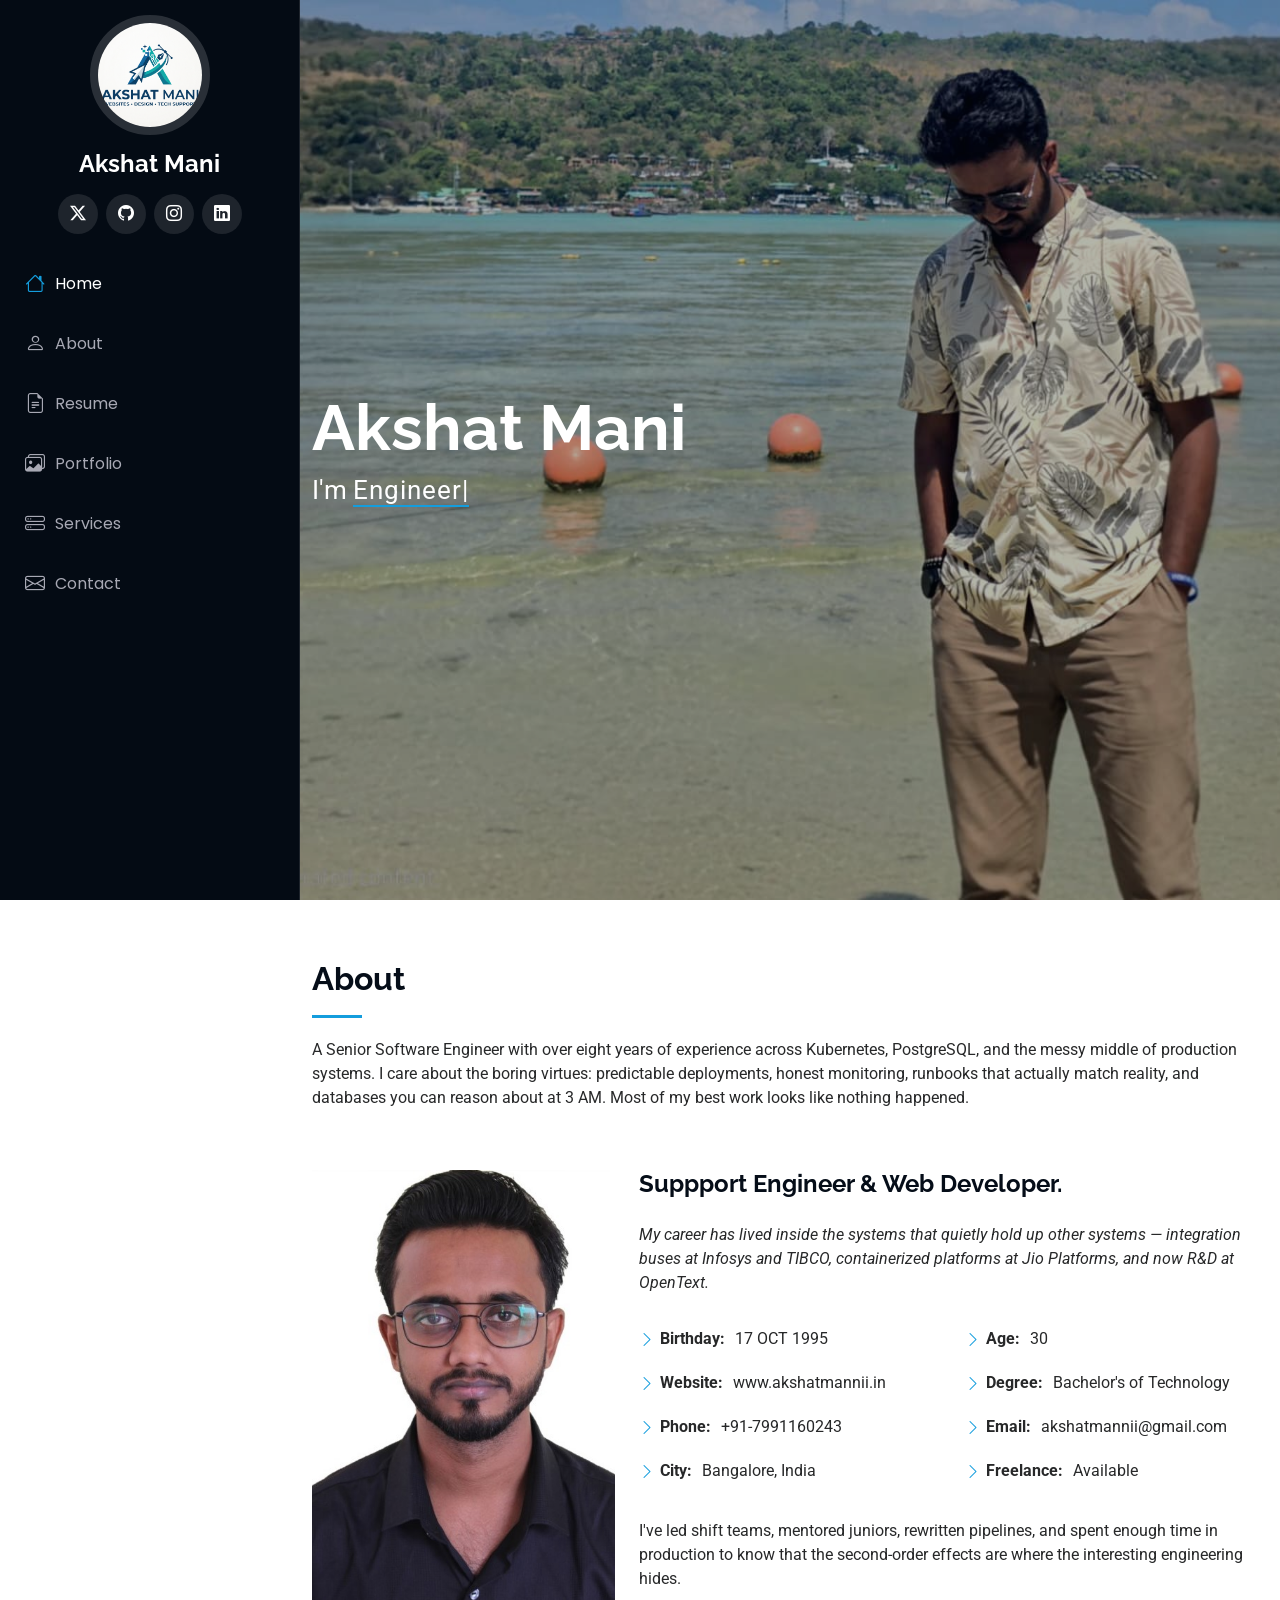
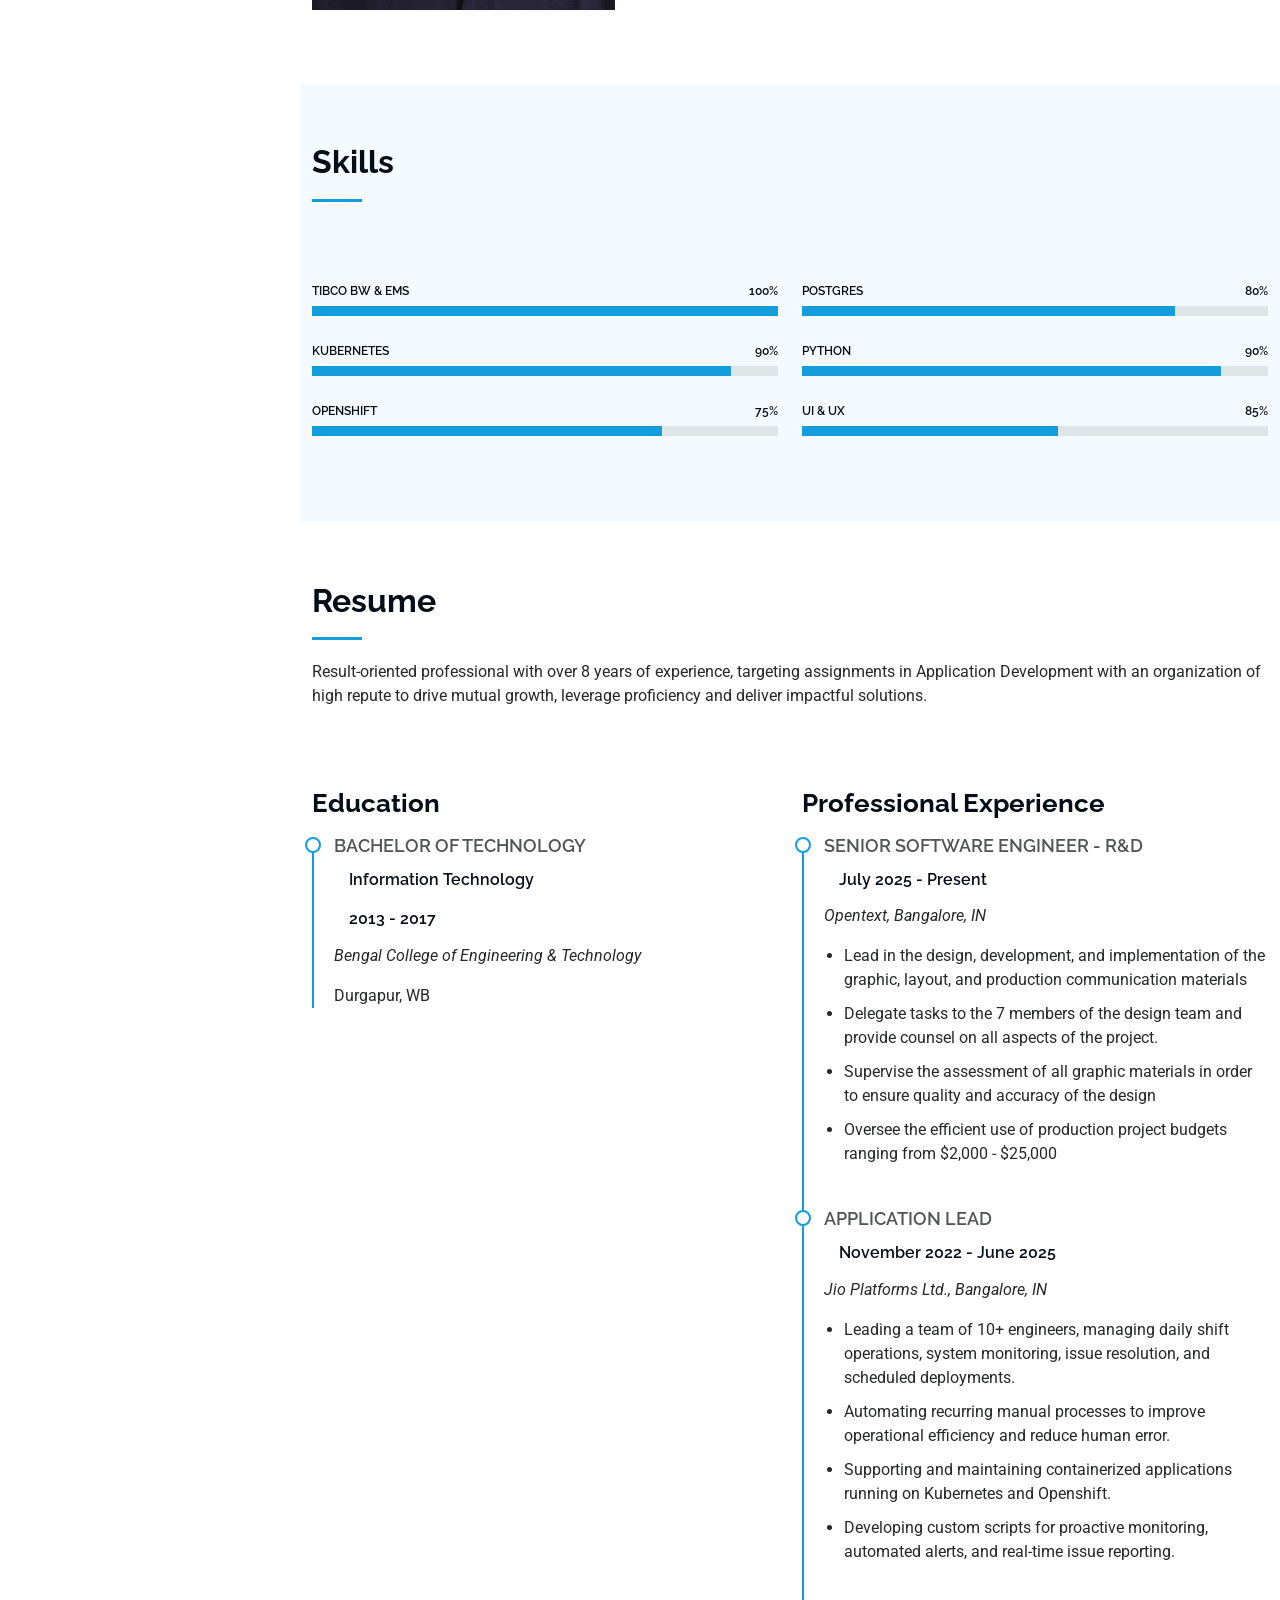
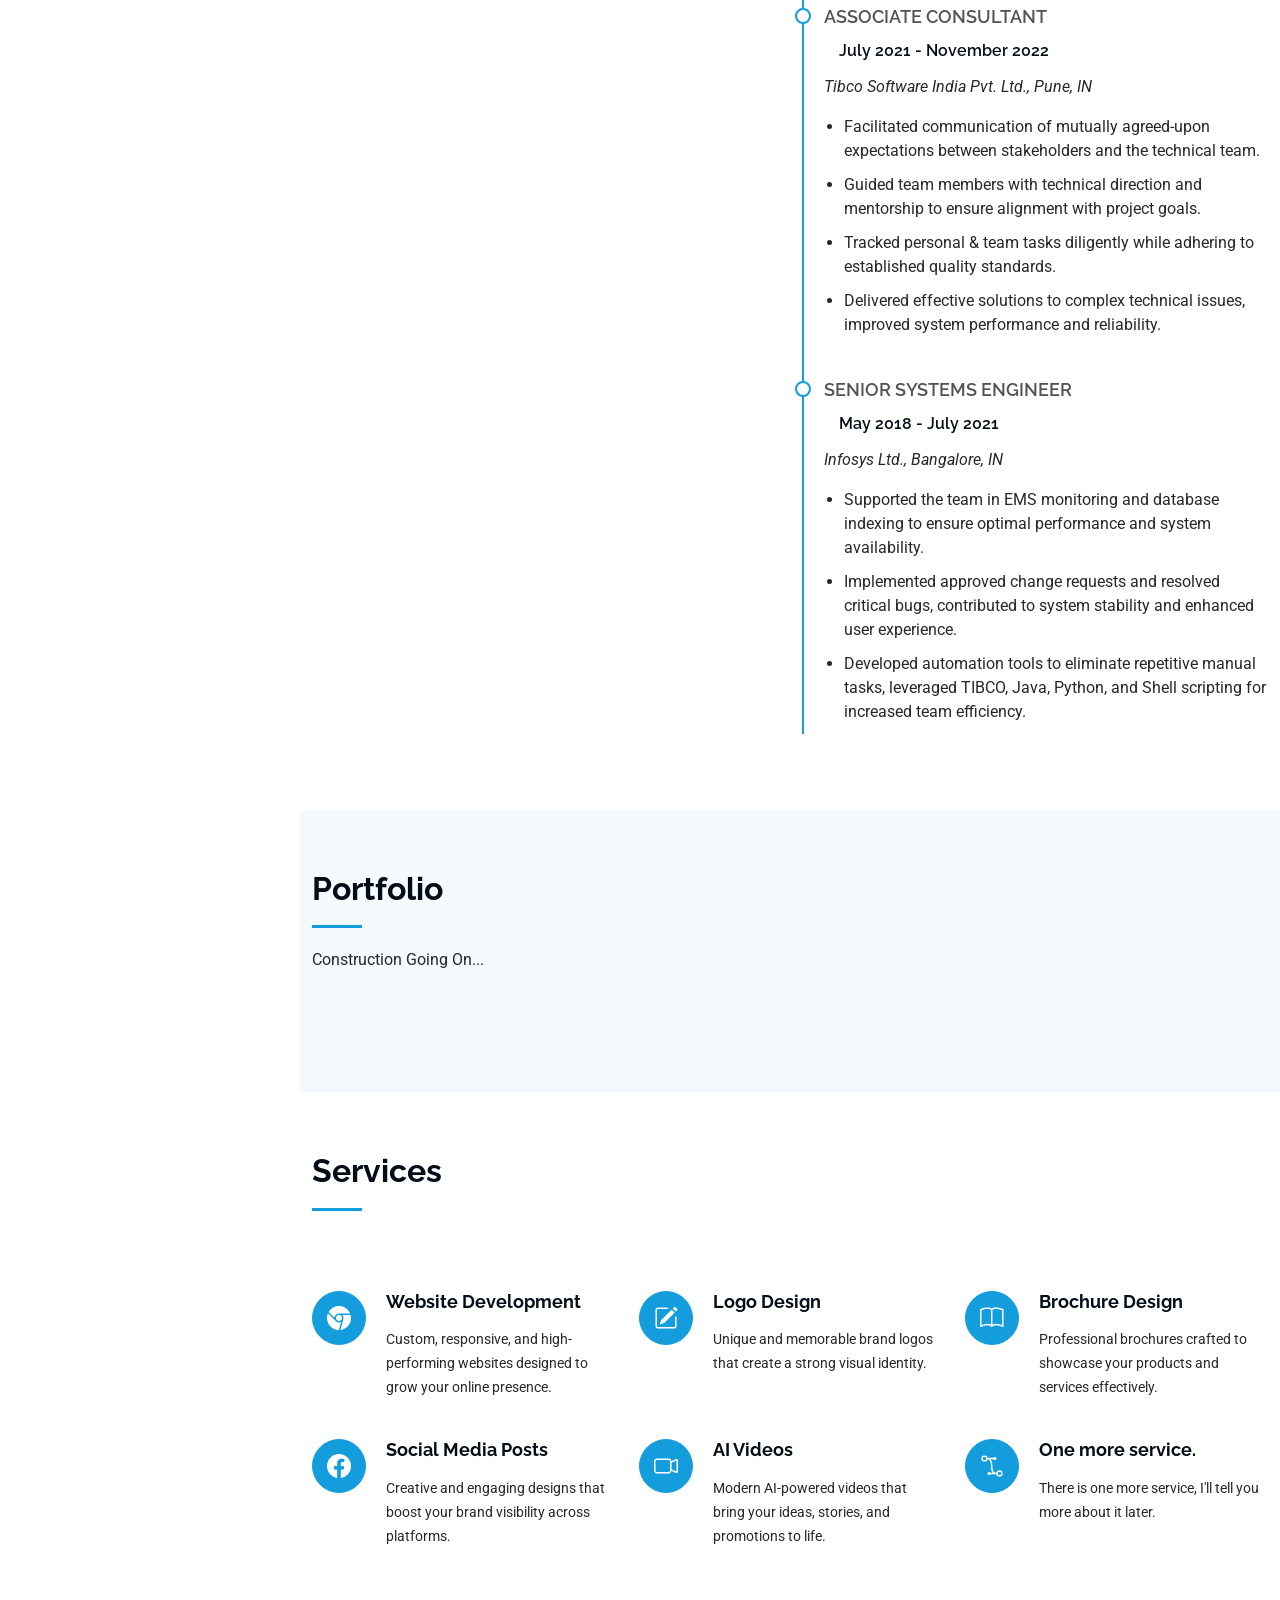
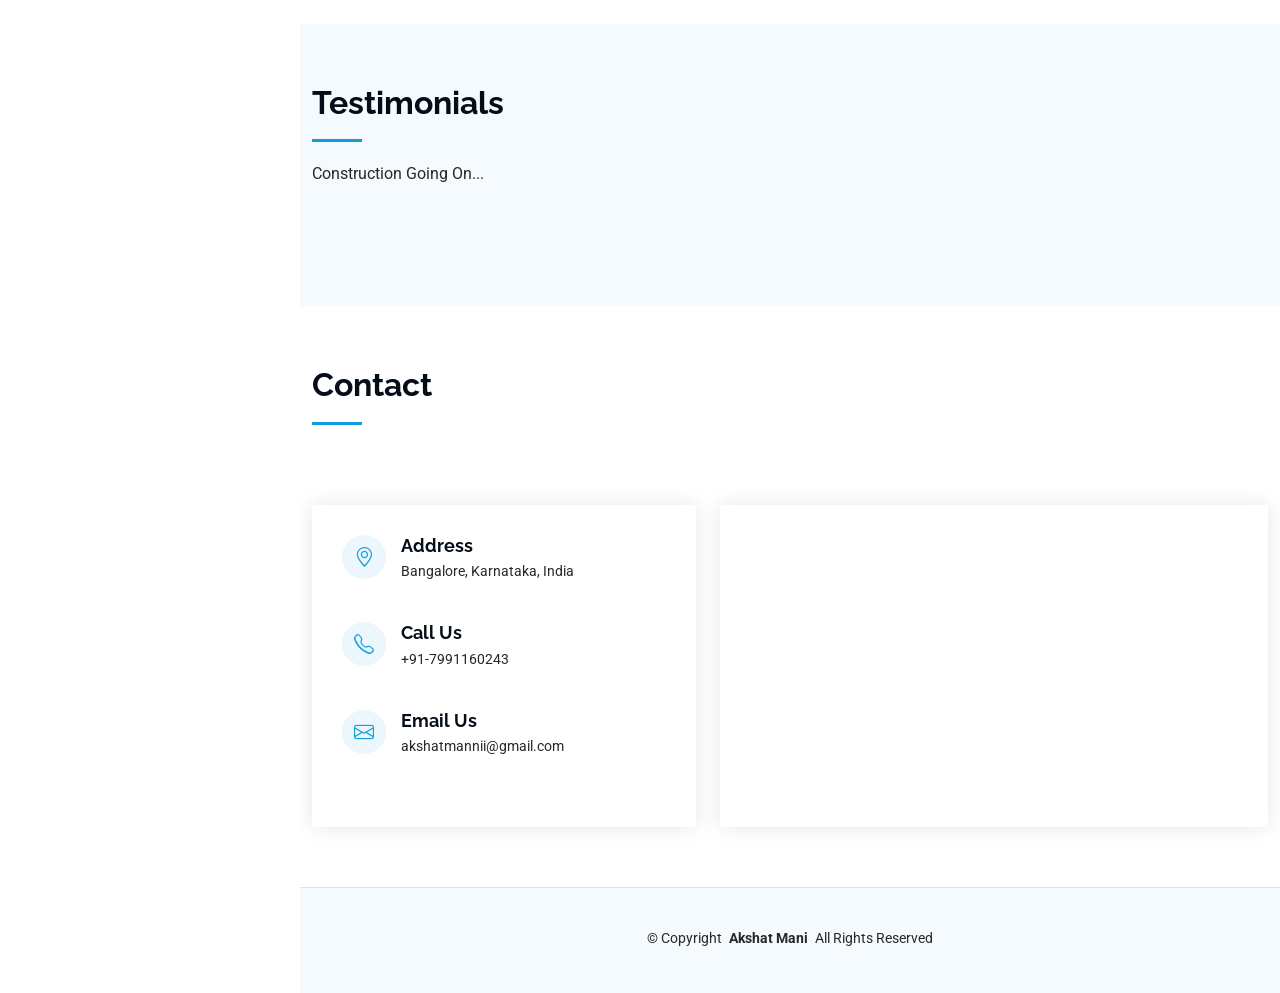
<file: index.html>
<!DOCTYPE html>
<html lang="en">

<head>
  <meta charset="utf-8">
  <meta content="width=device-width, initial-scale=1.0" name="viewport">
  <title>Akshat Mani</title>
  <meta content="" name="description">
  <meta content="" name="keywords">

  <!-- Favicons -->
  <link href="assets/img/favicon.png" rel="icon">
  <link href="assets/img/apple-touch-icon-new.png" rel="apple-touch-icon">

  <!-- Fonts -->
  <link href="https://fonts.googleapis.com" rel="preconnect">
  <link href="https://fonts.gstatic.com" rel="preconnect" crossorigin>
  <link href="https://fonts.googleapis.com/css2?family=Roboto:ital,wght@0,100;0,300;0,400;0,500;0,700;0,900;1,100;1,300;1,400;1,500;1,700;1,900&family=Poppins:ital,wght@0,100;0,200;0,300;0,400;0,500;0,600;0,700;0,800;0,900;1,100;1,200;1,300;1,400;1,500;1,600;1,700;1,800;1,900&family=Raleway:ital,wght@0,100;0,200;0,300;0,400;0,500;0,600;0,700;0,800;0,900;1,100;1,200;1,300;1,400;1,500;1,600;1,700;1,800;1,900&display=swap" rel="stylesheet">

  <!-- Vendor CSS Files -->
  <link href="assets/vendor/bootstrap/css/bootstrap.min.css" rel="stylesheet">
  <link href="assets/vendor/bootstrap-icons/bootstrap-icons.css" rel="stylesheet">
  <link href="assets/vendor/aos/aos.css" rel="stylesheet">
  <link href="assets/vendor/glightbox/css/glightbox.min.css" rel="stylesheet">
  <link href="assets/vendor/swiper/swiper-bundle.min.css" rel="stylesheet">

  <!-- Main CSS File -->
  <link href="assets/css/main.css" rel="stylesheet">

  <!-- =======================================================
  * Template Name: iPortfolio
  * Template URL: https://bootstrapmade.com/iportfolio-bootstrap-portfolio-websites-template/
  * Updated: Jun 29 2024 with Bootstrap v5.3.3
  * Author: BootstrapMade.com
  * License: https://bootstrapmade.com/license/
  ======================================================== -->
</head>

<body class="index-page">

  <header id="header" class="header dark-background d-flex flex-column">
    <i class="header-toggle d-xl-none bi bi-list"></i>

    <div class="profile-img">
      <img src="assets/img/my-profile-img.png" alt="" class="img-fluid rounded-circle">
    </div>

    <a href="index.html" class="logo d-flex align-items-center justify-content-center">
      <!-- Uncomment the line below if you also wish to use an image logo -->
      <!-- <img src="assets/img/logo.png" alt=""> -->
      <h1 class="sitename">Akshat Mani</h1>
    </a>

    <div class="social-links text-center">
      <a href="https://www.instagram.com/akshatmannii/" class="twitter" target="_blank"><i class="bi bi-twitter-x"></i></a>
      <a href="https://github.com/akshatmannii" class="github" target="_blank"><i class="bi bi-github"></i></a>
      <a href="https://www.instagram.com/akshatmannii/" class="instagram" target="_blank"><i class="bi bi-instagram"></i></a>
      <!-- <a href="#" class="google-plus"><i class="bi bi-skype"></i></a> -->
      <a href="https://www.linkedin.com/in/akshatmani/" class="linkedin" target="_blank"><i class="bi bi-linkedin"></i></a>
    </div>

    <nav id="navmenu" class="navmenu">
      <ul>
        <li><a href="#hero" class="active"><i class="bi bi-house navicon"></i>Home</a></li>
        <li><a href="#about"><i class="bi bi-person navicon"></i> About</a></li>
        <li><a href="#resume"><i class="bi bi-file-earmark-text navicon"></i> Resume</a></li>
        <li><a href="#portfolio"><i class="bi bi-images navicon"></i> Portfolio</a></li>
        <li><a href="#services"><i class="bi bi-hdd-stack navicon"></i> Services</a></li>
<!--         <li class="dropdown"><a href="#"><i class="bi bi-menu-button navicon"></i> <span>Dropdown</span> <i class="bi bi-chevron-down toggle-dropdown"></i></a>
          <ul>
            <li><a href="#">Dropdown 1</a></li>
            <li class="dropdown"><a href="#"><span>Deep Dropdown</span> <i class="bi bi-chevron-down toggle-dropdown"></i></a>
              <ul>
                <li><a href="#">Deep Dropdown 1</a></li>
                <li><a href="#">Deep Dropdown 2</a></li>
                <li><a href="#">Deep Dropdown 3</a></li>
                <li><a href="#">Deep Dropdown 4</a></li>
                <li><a href="#">Deep Dropdown 5</a></li>
              </ul>
            </li>
            <li><a href="#">Dropdown 2</a></li>
            <li><a href="#">Dropdown 3</a></li>
            <li><a href="#">Dropdown 4</a></li>
          </ul>
        </li> -->
        <li><a href="#contact"><i class="bi bi-envelope navicon"></i> Contact</a></li>
      </ul>
    </nav>

  </header>

  <main class="main">

    <!-- Hero Section -->
    <section id="hero" class="hero section dark-background">

      <img src="assets/img/hero-bg.jpg" alt="" data-aos="fade-in" class="">

      <div class="container" data-aos="fade-up" data-aos-delay="100">
        <h2>Akshat Mani</h2>
        <p>I'm <span class="typed" data-typed-items="Engineer, Designer, Developer, Freelancer, Painter">Engineer</span><span class="typed-cursor typed-cursor--blink" aria-hidden="true"></span><span class="typed-cursor typed-cursor--blink" aria-hidden="true"></span></p>
      </div>

    </section><!-- /Hero Section -->

    <!-- About Section -->
    <section id="about" class="about section">

      <!-- Section Title -->
      <div class="container section-title" data-aos="fade-up">
        <h2>About</h2>
        <p>A Senior Software Engineer with over eight years of experience across Kubernetes, PostgreSQL, and the messy middle of production systems. I care about the boring virtues: predictable deployments, honest monitoring, runbooks that actually match reality, and databases you can reason about at 3 AM. Most of my best work looks like nothing happened.</p>
      </div><!-- End Section Title -->

      <div class="container" data-aos="fade-up" data-aos-delay="100">

        <div class="row gy-4 justify-content-center">
          <div class="col-lg-4">
            <img src="assets/img/my-profile-img.jpg" class="img-fluid" alt="">
          </div>
          <div class="col-lg-8 content">
            <h2>Suppport Engineer &amp; Web Developer.</h2>
            <p class="fst-italic py-3">
              My career has lived inside the systems that quietly hold up other systems — integration buses at Infosys and TIBCO, containerized platforms at Jio Platforms, 
			  and now R&D at OpenText.
            </p>
            <div class="row">
              <div class="col-lg-6">
                <ul>
                  <li><i class="bi bi-chevron-right"></i> <strong>Birthday:</strong> <span>17 OCT 1995</span></li>
                  <li><i class="bi bi-chevron-right"></i> <strong>Website:</strong> <span>www.akshatmannii.in</span></li>
                  <li><i class="bi bi-chevron-right"></i> <strong>Phone:</strong> <span>+91-7991160243</span></li>
                  <li><i class="bi bi-chevron-right"></i> <strong>City:</strong> <span>Bangalore, India</span></li>
                </ul>
              </div>
              <div class="col-lg-6">
                <ul>
                  <li><i class="bi bi-chevron-right"></i> <strong>Age:</strong> <span>30</span></li>
                  <li><i class="bi bi-chevron-right"></i> <strong>Degree:</strong> <span>Bachelor's of Technology</span></li>
                  <li><i class="bi bi-chevron-right"></i> <strong>Email:</strong> <span>akshatmannii@gmail.com</span></li>
                  <li><i class="bi bi-chevron-right"></i> <strong>Freelance:</strong> <span>Available</span></li>
                </ul>
              </div>
            </div>
            <p class="py-3">
              I've led shift teams, mentored juniors, rewritten pipelines, and spent enough time in production to know that the second-order effects are where the interesting engineering hides.
            </p>
          </div>
        </div>

      </div>

    </section><!-- /About Section -->

    <!-- Stats Section -->
    <!-- <section id="stats" class="stats section"> -->

      <!-- <div class="container" data-aos="fade-up" data-aos-delay="100"> -->

        <!-- <div class="row gy-4"> -->

          <!-- <div class="col-lg-3 col-md-6"> -->
            <!-- <div class="stats-item"> -->
              <!-- <i class="bi bi-emoji-smile"></i> -->
              <!-- <span data-purecounter-start="0" data-purecounter-end="232" data-purecounter-duration="1" class="purecounter"></span> -->
              <!-- <p><strong>Happy Clients</strong> <span>consequuntur quae</span></p> -->
            <!-- </div> -->
          <!-- </div><!-- End Stats Item --> 

          <!-- <div class="col-lg-3 col-md-6"> -->
            <!-- <div class="stats-item"> -->
              <!-- <i class="bi bi-journal-richtext"></i> -->
              <!-- <span data-purecounter-start="0" data-purecounter-end="521" data-purecounter-duration="1" class="purecounter"></span> -->
              <!-- <p><strong>Projects</strong> <span>adipisci atque cum quia aut</span></p> -->
            <!-- </div> -->
          <!-- </div><!-- End Stats Item --> 

          <!-- <div class="col-lg-3 col-md-6"> -->
            <!-- <div class="stats-item"> -->
              <!-- <i class="bi bi-headset"></i> -->
              <!-- <span data-purecounter-start="0" data-purecounter-end="1453" data-purecounter-duration="1" class="purecounter"></span> -->
              <!-- <p><strong>Hours Of Support</strong> <span>aut commodi quaerat</span></p> -->
            <!-- </div> -->
          <!-- </div><!-- End Stats Item --> 

          <!-- <div class="col-lg-3 col-md-6"> -->
            <!-- <div class="stats-item"> -->
              <!-- <i class="bi bi-people"></i> -->
              <!-- <span data-purecounter-start="0" data-purecounter-end="32" data-purecounter-duration="1" class="purecounter"></span> -->
              <!-- <p><strong>Hard Workers</strong> <span>rerum asperiores dolor</span></p> -->
            <!-- </div> -->
          <!-- </div><!-- End Stats Item --> 

        <!-- </div> -->

      <!-- </div> -->

    <!-- </section><!-- /Stats Section --> 

    <!-- Skills Section -->
    <section id="skills" class="skills section light-background">

      <!-- Section Title -->
      <div class="container section-title" data-aos="fade-up">
        <h2>Skills</h2>
        <!-- <p>Necessitatibus eius consequatur ex aliquid fuga eum quidem sint consectetur velit</p> -->
      </div><!-- End Section Title -->

      <div class="container" data-aos="fade-up" data-aos-delay="100">

        <div class="row skills-content skills-animation">

          <div class="col-lg-6">

            <div class="progress">
              <span class="skill"><span>Tibco BW & EMS</span> <i class="val">100%</i></span>
              <div class="progress-bar-wrap">
                <div class="progress-bar" role="progressbar" aria-valuenow="100" aria-valuemin="0" aria-valuemax="100"></div>
              </div>
            </div><!-- End Skills Item -->

            <div class="progress">
              <span class="skill"><span>Kubernetes</span> <i class="val">90%</i></span>
              <div class="progress-bar-wrap">
                <div class="progress-bar" role="progressbar" aria-valuenow="90" aria-valuemin="0" aria-valuemax="100"></div>
              </div>
            </div><!-- End Skills Item -->

            <div class="progress">
              <span class="skill"><span>Openshift</span> <i class="val">75%</i></span>
              <div class="progress-bar-wrap">
                <div class="progress-bar" role="progressbar" aria-valuenow="75" aria-valuemin="0" aria-valuemax="100"></div>
              </div>
            </div><!-- End Skills Item -->

          </div>

          <div class="col-lg-6">

            <div class="progress">
              <span class="skill"><span>Postgres</span> <i class="val">80%</i></span>
              <div class="progress-bar-wrap">
                <div class="progress-bar" role="progressbar" aria-valuenow="80" aria-valuemin="0" aria-valuemax="100"></div>
              </div>
            </div><!-- End Skills Item -->

            <div class="progress">
              <span class="skill"><span>Python</span> <i class="val">90%</i></span>
              <div class="progress-bar-wrap">
                <div class="progress-bar" role="progressbar" aria-valuenow="90" aria-valuemin="0" aria-valuemax="100"></div>
              </div>
            </div><!-- End Skills Item -->

            <div class="progress">
              <span class="skill"><span>Ui & UX</span> <i class="val">85%</i></span>
              <div class="progress-bar-wrap">
                <div class="progress-bar" role="progressbar" aria-valuenow="55" aria-valuemin="0" aria-valuemax="100"></div>
              </div>
            </div><!-- End Skills Item -->

          </div>

        </div>

      </div>

    </section><!-- /Skills Section -->

    <!-- Resume Section -->
    <section id="resume" class="resume section">

      <!-- Section Title -->
      <div class="container section-title" data-aos="fade-up">
        <h2>Resume</h2>
        <p>Result-oriented professional with over 8 years of experience, targeting assignments in Application Development with an organization of 
		high repute to drive mutual growth, leverage proficiency and deliver impactful solutions.</p>
      </div><!-- End Section Title -->

      <div class="container">

        <div class="row">

          <div class="col-lg-6" data-aos="fade-up" data-aos-delay="100">
<!--             <h3 class="resume-title">Sumary</h3>

            <div class="resume-item pb-0">
              <h4>Brandon Johnson</h4>
              <p><em>Innovative and deadline-driven Graphic Designer with 3+ years of experience designing and developing user-centered digital/print marketing material from initial concept to final, polished deliverable.</em></p>
              <ul>
                <li>Bangalore,Orlando, FL</li>
                <li>(123) 456-7891</li>
                <li>alice.barkley@example.com</li>
              </ul>
            </div><!-- Edn Resume Item -->
			
            <h3 class="resume-title">Education</h3>
            <div class="resume-item">
              <h4>Bachelor of Technology</h4>
			  <h5>Information Technology</h5></br>
              <h5>2013 - 2017</h5>
              <p><em>Bengal College of Engineering & Technology</em></p>
              <p>Durgapur, WB</p>
            </div><!-- Edn Resume Item -->

<!--             <div class="resume-item">
              <h4>Bachelor of Fine Arts &amp; Graphic Design</h4>
              <h5>2010 - 2014</h5>
              <p><em>Rochester Institute of Technology, Rochester, NY</em></p>
              <p>Quia nobis sequi est occaecati aut. Repudiandae et iusto quae reiciendis et quis Eius vel ratione eius unde vitae rerum voluptates asperiores voluptatem Earum molestiae consequatur neque etlon sader mart dila</p>
            </div> -->
			<!-- Edn Resume Item -->

          </div>

          <div class="col-lg-6" data-aos="fade-up" data-aos-delay="200">
            <h3 class="resume-title">Professional Experience</h3>
            <div class="resume-item">
              <h4>Senior Software Engineer - R&D</h4>
              <h5>July 2025 - Present</h5>
              <p><em>Opentext, Bangalore, IN </em></p>
              <ul>
                <li>Lead in the design, development, and implementation of the graphic, layout, and production communication materials</li>
                <li>Delegate tasks to the 7 members of the design team and provide counsel on all aspects of the project. </li>
                <li>Supervise the assessment of all graphic materials in order to ensure quality and accuracy of the design</li>
                <li>Oversee the efficient use of production project budgets ranging from $2,000 - $25,000</li>
              </ul>
            </div><!-- Edn Resume Item -->

            <div class="resume-item">
              <h4>Application Lead</h4>
              <h5>November 2022 - June 2025</h5>
              <p><em>Jio Platforms Ltd., Bangalore, IN</em></p>
              <ul>
                <li>Leading a team of 10+ engineers, managing daily shift operations, system monitoring, issue resolution, and scheduled deployments.</li>
                <li>Automating recurring manual processes to improve operational efficiency and reduce human error.</li>
                <li>Supporting and maintaining containerized applications running on Kubernetes and Openshift.</li>
                <li>Developing custom scripts for proactive monitoring, automated alerts, and real-time issue reporting.</li>
              </ul>
            </div><!-- Edn Resume Item -->
			
			<div class="resume-item">
              <h4>Associate Consultant</h4>
              <h5>July 2021 - November 2022</h5>
              <p><em>Tibco Software India Pvt. Ltd., Pune, IN</em></p>
              <ul>
                <li>Facilitated communication of mutually agreed-upon expectations between stakeholders and the technical team.</li>
                <li>Guided team members with technical direction and mentorship to ensure alignment with project goals.</li>
                <li>Tracked personal & team tasks diligently while adhering to established quality standards.</li>
                <li>Delivered effective solutions to complex technical issues, improved system performance and reliability.</li>
              </ul>
            </div><!-- Edn Resume Item -->
			
			<div class="resume-item">
              <h4>Senior Systems Engineer</h4>
              <h5>May 2018 - July 2021</h5>
              <p><em>Infosys Ltd., Bangalore, IN</em></p>
              <ul>
                <li>Supported the team in EMS monitoring and database indexing to ensure optimal performance and system availability.</li>
                <li>Implemented approved change requests and resolved critical bugs, contributed to system stability and enhanced user experience.</li>
                <li>Developed automation tools to eliminate repetitive manual tasks, leveraged TIBCO, Java, Python, and Shell scripting for increased team efficiency.</li>
              </ul>
            </div><!-- Edn Resume Item -->

          </div>

        </div>

      </div>

    </section><!-- /Resume Section -->

    <!-- Portfolio Section -->
    <section id="portfolio" class="portfolio section light-background">

      <!-- Section Title -->
      <div class="container section-title" data-aos="fade-up">
        <h2>Portfolio</h2>
        <p>Construction Going On...</p>
      </div><!-- End Section Title -->

      <!-- <div class="container"> -->

        <!-- <div class="isotope-layout" data-default-filter="*" data-layout="masonry" data-sort="original-order"> -->

          <!-- <ul class="portfolio-filters isotope-filters" data-aos="fade-up" data-aos-delay="100"> -->
            <!-- <li data-filter="*" class="filter-active">All</li> -->
            <!-- <li data-filter=".filter-app">App</li> -->
            <!-- <li data-filter=".filter-product">Product</li> -->
            <!-- <li data-filter=".filter-branding">Branding</li> -->
            <!-- <li data-filter=".filter-books">Books</li> -->
          <!-- </ul><!-- End Portfolio Filters --> 

          <!-- <div class="row gy-4 isotope-container" data-aos="fade-up" data-aos-delay="200"> -->

            <!-- <div class="col-lg-4 col-md-6 portfolio-item isotope-item filter-app"> -->
              <!-- <div class="portfolio-content h-100"> -->
                <!-- <img src="assets/img/portfolio/app-1.jpg" class="img-fluid" alt=""> -->
                <!-- <div class="portfolio-info"> -->
                  <!-- <h4>App 1</h4> -->
                  <!-- <p>Lorem ipsum, dolor sit amet consectetur</p> -->
                  <!-- <a href="assets/img/portfolio/app-1.jpg" title="App 1" data-gallery="portfolio-gallery-app" class="glightbox preview-link"><i class="bi bi-zoom-in"></i></a> -->
                  <!-- <a href="portfolio-details.html" title="More Details" class="details-link"><i class="bi bi-link-45deg"></i></a> -->
                <!-- </div> -->
              <!-- </div> -->
            <!-- </div><!-- End Portfolio Item --> 

            <!-- <div class="col-lg-4 col-md-6 portfolio-item isotope-item filter-product"> -->
              <!-- <div class="portfolio-content h-100"> -->
                <!-- <img src="assets/img/portfolio/product-1.jpg" class="img-fluid" alt=""> -->
                <!-- <div class="portfolio-info"> -->
                  <!-- <h4>Product 1</h4> -->
                  <!-- <p>Lorem ipsum, dolor sit amet consectetur</p> -->
                  <!-- <a href="assets/img/portfolio/product-1.jpg" title="Product 1" data-gallery="portfolio-gallery-product" class="glightbox preview-link"><i class="bi bi-zoom-in"></i></a> -->
                  <!-- <a href="portfolio-details.html" title="More Details" class="details-link"><i class="bi bi-link-45deg"></i></a> -->
                <!-- </div> -->
              <!-- </div> -->
            <!-- </div><!-- End Portfolio Item --> 

            <!-- <div class="col-lg-4 col-md-6 portfolio-item isotope-item filter-branding"> -->
              <!-- <div class="portfolio-content h-100"> -->
                <!-- <img src="assets/img/portfolio/branding-1.jpg" class="img-fluid" alt=""> -->
                <!-- <div class="portfolio-info"> -->
                  <!-- <h4>Branding 1</h4> -->
                  <!-- <p>Lorem ipsum, dolor sit amet consectetur</p> -->
                  <!-- <a href="assets/img/portfolio/branding-1.jpg" title="Branding 1" data-gallery="portfolio-gallery-branding" class="glightbox preview-link"><i class="bi bi-zoom-in"></i></a> -->
                  <!-- <a href="portfolio-details.html" title="More Details" class="details-link"><i class="bi bi-link-45deg"></i></a> -->
                <!-- </div> -->
              <!-- </div> -->
            <!-- </div><!-- End Portfolio Item --> 

            <!-- <div class="col-lg-4 col-md-6 portfolio-item isotope-item filter-books"> -->
              <!-- <div class="portfolio-content h-100"> -->
                <!-- <img src="assets/img/portfolio/books-1.jpg" class="img-fluid" alt=""> -->
                <!-- <div class="portfolio-info"> -->
                  <!-- <h4>Books 1</h4> -->
                  <!-- <p>Lorem ipsum, dolor sit amet consectetur</p> -->
                  <!-- <a href="assets/img/portfolio/books-1.jpg" title="Branding 1" data-gallery="portfolio-gallery-book" class="glightbox preview-link"><i class="bi bi-zoom-in"></i></a> -->
                  <!-- <a href="portfolio-details.html" title="More Details" class="details-link"><i class="bi bi-link-45deg"></i></a> -->
                <!-- </div> -->
              <!-- </div> -->
            <!-- </div><!-- End Portfolio Item --> 

            <!-- <div class="col-lg-4 col-md-6 portfolio-item isotope-item filter-app"> -->
              <!-- <div class="portfolio-content h-100"> -->
                <!-- <img src="assets/img/portfolio/app-2.jpg" class="img-fluid" alt=""> -->
                <!-- <div class="portfolio-info"> -->
                  <!-- <h4>App 2</h4> -->
                  <!-- <p>Lorem ipsum, dolor sit amet consectetur</p> -->
                  <!-- <a href="assets/img/portfolio/app-2.jpg" title="App 2" data-gallery="portfolio-gallery-app" class="glightbox preview-link"><i class="bi bi-zoom-in"></i></a> -->
                  <!-- <a href="portfolio-details.html" title="More Details" class="details-link"><i class="bi bi-link-45deg"></i></a> -->
                <!-- </div> -->
              <!-- </div> -->
            <!-- </div><!-- End Portfolio Item --> 

            <!-- <div class="col-lg-4 col-md-6 portfolio-item isotope-item filter-product"> -->
              <!-- <div class="portfolio-content h-100"> -->
                <!-- <img src="assets/img/portfolio/product-2.jpg" class="img-fluid" alt=""> -->
                <!-- <div class="portfolio-info"> -->
                  <!-- <h4>Product 2</h4> -->
                  <!-- <p>Lorem ipsum, dolor sit amet consectetur</p> -->
                  <!-- <a href="assets/img/portfolio/product-2.jpg" title="Product 2" data-gallery="portfolio-gallery-product" class="glightbox preview-link"><i class="bi bi-zoom-in"></i></a> -->
                  <!-- <a href="portfolio-details.html" title="More Details" class="details-link"><i class="bi bi-link-45deg"></i></a> -->
                <!-- </div> -->
              <!-- </div> -->
            <!-- </div><!-- End Portfolio Item --> 

            <!-- <div class="col-lg-4 col-md-6 portfolio-item isotope-item filter-branding"> -->
              <!-- <div class="portfolio-content h-100"> -->
                <!-- <img src="assets/img/portfolio/branding-2.jpg" class="img-fluid" alt=""> -->
                <!-- <div class="portfolio-info"> -->
                  <!-- <h4>Branding 2</h4> -->
                  <!-- <p>Lorem ipsum, dolor sit amet consectetur</p> -->
                  <!-- <a href="assets/img/portfolio/branding-2.jpg" title="Branding 2" data-gallery="portfolio-gallery-branding" class="glightbox preview-link"><i class="bi bi-zoom-in"></i></a> -->
                  <!-- <a href="portfolio-details.html" title="More Details" class="details-link"><i class="bi bi-link-45deg"></i></a> -->
                <!-- </div> -->
              <!-- </div> -->
            <!-- </div><!-- End Portfolio Item --> 

            <!-- <div class="col-lg-4 col-md-6 portfolio-item isotope-item filter-books"> -->
              <!-- <div class="portfolio-content h-100"> -->
                <!-- <img src="assets/img/portfolio/books-2.jpg" class="img-fluid" alt=""> -->
                <!-- <div class="portfolio-info"> -->
                  <!-- <h4>Books 2</h4> -->
                  <!-- <p>Lorem ipsum, dolor sit amet consectetur</p> -->
                  <!-- <a href="assets/img/portfolio/books-2.jpg" title="Branding 2" data-gallery="portfolio-gallery-book" class="glightbox preview-link"><i class="bi bi-zoom-in"></i></a> -->
                  <!-- <a href="portfolio-details.html" title="More Details" class="details-link"><i class="bi bi-link-45deg"></i></a> -->
                <!-- </div> -->
              <!-- </div> -->
            <!-- </div><!-- End Portfolio Item --> 

            <!-- <div class="col-lg-4 col-md-6 portfolio-item isotope-item filter-app"> -->
              <!-- <div class="portfolio-content h-100"> -->
                <!-- <img src="assets/img/portfolio/app-3.jpg" class="img-fluid" alt=""> -->
                <!-- <div class="portfolio-info"> -->
                  <!-- <h4>App 3</h4> -->
                  <!-- <p>Lorem ipsum, dolor sit amet consectetur</p> -->
                  <!-- <a href="assets/img/portfolio/app-3.jpg" title="App 3" data-gallery="portfolio-gallery-app" class="glightbox preview-link"><i class="bi bi-zoom-in"></i></a> -->
                  <!-- <a href="portfolio-details.html" title="More Details" class="details-link"><i class="bi bi-link-45deg"></i></a> -->
                <!-- </div> -->
              <!-- </div> -->
            <!-- </div><!-- End Portfolio Item --> 

            <!-- <div class="col-lg-4 col-md-6 portfolio-item isotope-item filter-product"> -->
              <!-- <div class="portfolio-content h-100"> -->
                <!-- <img src="assets/img/portfolio/product-3.jpg" class="img-fluid" alt=""> -->
                <!-- <div class="portfolio-info"> -->
                  <!-- <h4>Product 3</h4> -->
                  <!-- <p>Lorem ipsum, dolor sit amet consectetur</p> -->
                  <!-- <a href="assets/img/portfolio/product-3.jpg" title="Product 3" data-gallery="portfolio-gallery-product" class="glightbox preview-link"><i class="bi bi-zoom-in"></i></a> -->
                  <!-- <a href="portfolio-details.html" title="More Details" class="details-link"><i class="bi bi-link-45deg"></i></a> -->
                <!-- </div> -->
              <!-- </div> -->
            <!-- </div><!-- End Portfolio Item --> 

            <!-- <div class="col-lg-4 col-md-6 portfolio-item isotope-item filter-branding"> -->
              <!-- <div class="portfolio-content h-100"> -->
                <!-- <img src="assets/img/portfolio/branding-3.jpg" class="img-fluid" alt=""> -->
                <!-- <div class="portfolio-info"> -->
                  <!-- <h4>Branding 3</h4> -->
                  <!-- <p>Lorem ipsum, dolor sit amet consectetur</p> -->
                  <!-- <a href="assets/img/portfolio/branding-3.jpg" title="Branding 2" data-gallery="portfolio-gallery-branding" class="glightbox preview-link"><i class="bi bi-zoom-in"></i></a> -->
                  <!-- <a href="portfolio-details.html" title="More Details" class="details-link"><i class="bi bi-link-45deg"></i></a> -->
                <!-- </div> -->
              <!-- </div> -->
            <!-- </div><!-- End Portfolio Item --> 

            <!-- <div class="col-lg-4 col-md-6 portfolio-item isotope-item filter-books"> -->
              <!-- <div class="portfolio-content h-100"> -->
                <!-- <img src="assets/img/portfolio/books-3.jpg" class="img-fluid" alt=""> -->
                <!-- <div class="portfolio-info"> -->
                  <!-- <h4>Books 3</h4> -->
                  <!-- <p>Lorem ipsum, dolor sit amet consectetur</p> -->
                  <!-- <a href="assets/img/portfolio/books-3.jpg" title="Branding 3" data-gallery="portfolio-gallery-book" class="glightbox preview-link"><i class="bi bi-zoom-in"></i></a> -->
                  <!-- <a href="portfolio-details.html" title="More Details" class="details-link"><i class="bi bi-link-45deg"></i></a> -->
                <!-- </div> -->
              <!-- </div> -->
            <!-- </div><!-- End Portfolio Item --> 

          <!-- </div><!-- End Portfolio Container --> 

        <!-- </div> -->

      <!-- </div> -->

    </section><!-- /Portfolio Section -->

    <!-- Services Section -->
    <section id="services" class="services section">

      <!-- Section Title -->
      <div class="container section-title" data-aos="fade-up">
        <h2>Services</h2>
      </div><!-- End Section Title -->

      <div class="container">

        <div class="row gy-4">

          <div class="col-lg-4 col-md-6 service-item d-flex" data-aos="fade-up" data-aos-delay="100">
            <div class="icon flex-shrink-0"><i class="bi bi-browser-chrome"></i></div>
            <div>
              <h4 class="title"><a href="service-details.html" class="stretched-link">Website Development</a></h4>
              <p class="description">Custom, responsive, and high-performing websites designed to grow your online presence.</p>
            </div>
          </div>

          <div class="col-lg-4 col-md-6 service-item d-flex" data-aos="fade-up" data-aos-delay="200">
            <div class="icon flex-shrink-0"><i class="bi bi-pencil-square"></i></div>
            <div>
              <h4 class="title"><a href="service-details.html" class="stretched-link">Logo Design</a></h4>
              <p class="description">Unique and memorable brand logos that create a strong visual identity.</p>
            </div>
          </div><!-- End Service Item -->

          <div class="col-lg-4 col-md-6 service-item d-flex" data-aos="fade-up" data-aos-delay="300">
            <div class="icon flex-shrink-0"><i class="bi bi-book"></i></div>
            <div>
              <h4 class="title"><a href="service-details.html" class="stretched-link">Brochure Design</a></h4>
              <p class="description">Professional brochures crafted to showcase your products and services effectively.</p>
            </div>
          </div><!-- End Service Item -->

          <div class="col-lg-4 col-md-6 service-item d-flex" data-aos="fade-up" data-aos-delay="400">
            <div class="icon flex-shrink-0"><i class="bi bi-facebook"></i></div>
            <div>
              <h4 class="title"><a href="service-details.html" class="stretched-link">Social Media Posts</a></h4>
              <p class="description">Creative and engaging designs that boost your brand visibility across platforms.</p>
            </div>
          </div><!-- End Service Item -->

          <div class="col-lg-4 col-md-6 service-item d-flex" data-aos="fade-up" data-aos-delay="500">
            <div class="icon flex-shrink-0"><i class="bi bi-camera-video"></i></div>
            <div>
              <h4 class="title"><a href="service-details.html" class="stretched-link">AI Videos</a></h4>
              <p class="description">Modern AI-powered videos that bring your ideas, stories, and promotions to life.</p>
            </div>
          </div><!-- End Service Item -->

          <div class="col-lg-4 col-md-6 service-item d-flex" data-aos="fade-up" data-aos-delay="600">
            <div class="icon flex-shrink-0"><i class="bi bi-bezier2"></i></div>
            <div>
              <h4 class="title"><a href="service-details.html" class="stretched-link">One more service.</a></h4>
              <p class="description">There is one more service, I'll tell you more about it later.</p>
            </div>
          </div><!-- End Service Item -->

        </div>

      </div>

    </section><!-- /Services Section -->

    <!-- Testimonials Section -->
    <section id="testimonials" class="testimonials section light-background">

      <!-- Section Title -->
      <div class="container section-title" data-aos="fade-up">
        <h2>Testimonials</h2>
        <p>Construction Going On...</p>
      <!-- </div><!-- End Section Title -->

      <!-- <div class="container" data-aos="fade-up" data-aos-delay="100"> -->

        <!-- <div class="swiper init-swiper"> -->
          <!-- <script type="application/json" class="swiper-config"> -->
            <!-- { -->
              <!-- "loop": true, -->
              <!-- "speed": 600, -->
              <!-- "autoplay": { -->
                <!-- "delay": 5000 -->
              <!-- }, -->
              <!-- "slidesPerView": "auto", -->
              <!-- "pagination": { -->
                <!-- "el": ".swiper-pagination", -->
                <!-- "type": "bullets", -->
                <!-- "clickable": true -->
              <!-- }, -->
              <!-- "breakpoints": { -->
                <!-- "320": { -->
                  <!-- "slidesPerView": 1, -->
                  <!-- "spaceBetween": 40 -->
                <!-- }, -->
                <!-- "1200": { -->
                  <!-- "slidesPerView": 3, -->
                  <!-- "spaceBetween": 1 -->
                <!-- } -->
              <!-- } -->
            <!-- } -->
          <!-- </script> -->
          <!-- <div class="swiper-wrapper"> -->

            <!-- <div class="swiper-slide"> -->
              <!-- <div class="testimonial-item"> -->
                <!-- <p> -->
                  <!-- <i class="bi bi-quote quote-icon-left"></i> -->
                  <!-- <span>Proin iaculis purus consequat sem cure digni ssim donec porttitora entum suscipit rhoncus. Accusantium quam, ultricies eget id, aliquam eget nibh et. Maecen aliquam, risus at semper.</span> -->
                  <!-- <i class="bi bi-quote quote-icon-right"></i> -->
                <!-- </p> -->
                <!-- <img src="assets/img/testimonials/testimonials-1.jpg" class="testimonial-img" alt=""> -->
                <!-- <h3>Saul Goodman</h3> -->
                <!-- <h4>Ceo &amp; Founder</h4> -->
              <!-- </div> -->
            <!-- </div><!-- End testimonial item --> 

            <!-- <div class="swiper-slide"> -->
              <!-- <div class="testimonial-item"> -->
                <!-- <p> -->
                  <!-- <i class="bi bi-quote quote-icon-left"></i> -->
                  <!-- <span>Export tempor illum tamen malis malis eram quae irure esse labore quem cillum quid malis quorum velit fore eram velit sunt aliqua noster fugiat irure amet legam anim culpa.</span> -->
                  <!-- <i class="bi bi-quote quote-icon-right"></i> -->
                <!-- </p> -->
                <!-- <img src="assets/img/testimonials/testimonials-2.jpg" class="testimonial-img" alt=""> -->
                <!-- <h3>Sara Wilsson</h3> -->
                <!-- <h4>Designer</h4> -->
              <!-- </div> -->
            <!-- </div><!-- End testimonial item --> 

            <!-- <div class="swiper-slide"> -->
              <!-- <div class="testimonial-item"> -->
                <!-- <p> -->
                  <!-- <i class="bi bi-quote quote-icon-left"></i> -->
                  <!-- <span>Enim nisi quem export duis labore cillum quae magna enim sint quorum nulla quem veniam duis minim tempor labore quem eram duis noster aute amet eram fore quis sint minim.</span> -->
                  <!-- <i class="bi bi-quote quote-icon-right"></i> -->
                <!-- </p> -->
                <!-- <img src="assets/img/testimonials/testimonials-3.jpg" class="testimonial-img" alt=""> -->
                <!-- <h3>Jena Karlis</h3> -->
                <!-- <h4>Store Owner</h4> -->
              <!-- </div> -->
            <!-- </div><!-- End testimonial item --> 

            <!-- <div class="swiper-slide"> -->
              <!-- <div class="testimonial-item"> -->
                <!-- <p> -->
                  <!-- <i class="bi bi-quote quote-icon-left"></i> -->
                  <!-- <span>Fugiat enim eram quae cillum dolore dolor amet nulla culpa multos export minim fugiat dolor enim duis veniam ipsum anim magna sunt elit fore quem dolore labore illum veniam.</span> -->
                  <!-- <i class="bi bi-quote quote-icon-right"></i> -->
                <!-- </p> -->
                <!-- <img src="assets/img/testimonials/testimonials-4.jpg" class="testimonial-img" alt=""> -->
                <!-- <h3>Matt Brandon</h3> -->
                <!-- <h4>Freelancer</h4> -->
              <!-- </div> -->
            <!-- </div><!-- End testimonial item --> 

            <!-- <div class="swiper-slide"> -->
              <!-- <div class="testimonial-item"> -->
                <!-- <p> -->
                  <!-- <i class="bi bi-quote quote-icon-left"></i> -->
                  <!-- <span>Quis quorum aliqua sint quem legam fore sunt eram irure aliqua veniam tempor noster veniam sunt culpa nulla illum cillum fugiat legam esse veniam culpa fore nisi cillum quid.</span> -->
                  <!-- <i class="bi bi-quote quote-icon-right"></i> -->
                <!-- </p> -->
                <!-- <img src="assets/img/testimonials/testimonials-5.jpg" class="testimonial-img" alt=""> -->
                <!-- <h3>John Larson</h3> -->
                <!-- <h4>Entrepreneur</h4> -->
              <!-- </div> -->
            <!-- </div><!-- End testimonial item --> 

          <!-- </div> -->
          <!-- <div class="swiper-pagination"></div> -->
        <!-- </div> -->

      <!-- </div> -->

    </section><!-- /Testimonials Section -->

    <!-- Contact Section -->
    <section id="contact" class="contact section">

      <!-- Section Title -->
      <div class="container section-title" data-aos="fade-up">
        <h2>Contact</h2>
        <!-- <p>Necessitatibus eius consequatur ex aliquid fuga eum quidem sint consectetur velit</p> -->
      </div><!-- End Section Title -->

      <div class="container" data-aos="fade-up" data-aos-delay="100">

        <div class="row gy-4">

          <div class="col-lg-5">

            <div class="info-wrap">
              <div class="info-item d-flex" data-aos="fade-up" data-aos-delay="200">
                <i class="bi bi-geo-alt flex-shrink-0"></i>
                <div>
                  <h3>Address</h3>
                  <p> Bangalore, Karnataka, India</p>
                </div>
              </div><!-- End Info Item -->

              <div class="info-item d-flex" data-aos="fade-up" data-aos-delay="300">
                <i class="bi bi-telephone flex-shrink-0"></i>
                <div>
                  <h3>Call Us</h3>
                  <p>+91-7991160243</p>
                </div>
              </div><!-- End Info Item -->

              <div class="info-item d-flex" data-aos="fade-up" data-aos-delay="400">
                <i class="bi bi-envelope flex-shrink-0"></i>
                <div>
                  <h3>Email Us</h3>
                  <p>akshatmannii@gmail.com</p>
                </div>
              </div><!-- End Info Item -->

              <!-- <iframe src="https://www.google.com/maps/embed?pb=!1m14!1m8!1m3!1d48389.78314118045!2d-74.006138!3d40.710059!3m2!1i1024!2i768!4f13.1!3m3!1m2!1s0x89c25a22a3bda30d%3A0xb89d1fe6bc499443!2sDowntown%20Conference%20Center!5e0!3m2!1sen!2sus!4v1676961268712!5m2!1sen!2sus" frameborder="0" style="border:0; width: 100%; height: 270px;" allowfullscreen="" loading="lazy" referrerpolicy="no-referrer-when-downgrade"></iframe> -->
            </div>
          </div>

          <div class="col-lg-7">
            <form action="forms/contact.php" method="post" class="php-email-form" data-aos="fade-up" data-aos-delay="200">
              <!-- <div class="row gy-4">

                <div class="col-md-6">
                  <label for="name-field" class="pb-2">Your Name</label>
                  <input type="text" name="name" id="name-field" class="form-control" required="">
                </div>

                <div class="col-md-6">
                  <label for="email-field" class="pb-2">Your Email</label>
                  <input type="email" class="form-control" name="email" id="email-field" required="">
                </div>

                <div class="col-md-12">
                  <label for="subject-field" class="pb-2">Subject</label>
                  <input type="text" class="form-control" name="subject" id="subject-field" required="">
                </div>

                <div class="col-md-12">
                  <label for="message-field" class="pb-2">Message</label>
                  <textarea class="form-control" name="message" rows="10" id="message-field" required=""></textarea>
                </div>

                <div class="col-md-12 text-center">
                  <div class="loading">Loading</div>
                  <div class="error-message"></div>
                  <div class="sent-message">Your message has been sent. Thank you!</div>

                  <button type="submit">Send Message</button>
                </div>

              </div>
            </form>
          </div> -->
		  <!-- End Contact Form -->

        </div>

      </div>

    </section><!-- /Contact Section -->

  </main>

  <footer id="footer" class="footer position-relative light-background">

    <div class="container">
      <div class="copyright text-center ">
        <p>© <span>Copyright</span> <strong class="px-1 sitename">Akshat Mani</strong> <span>All Rights Reserved</span></p>
      </div>
      <div class="credits">
        <!-- All the links in the footer should remain intact. -->
        <!-- You can delete the links only if you've purchased the pro version. -->
        <!-- Licensing information: https://bootstrapmade.com/license/ -->
        <!-- Purchase the pro version with working PHP/AJAX contact form: [buy-url] -->
        <!-- Designed by <a href="https://bootstrapmade.com/">BootstrapMade</a> Distributed by <a href="https://themewagon.com">ThemeWagon</a> -->
      </div>
    </div>

  </footer>

  <!-- Scroll Top -->
  <a href="#" id="scroll-top" class="scroll-top d-flex align-items-center justify-content-center"><i class="bi bi-arrow-up-short"></i></a>

  <!-- Preloader -->
  <div id="preloader"></div>

  <!-- Vendor JS Files -->
  <script src="assets/vendor/bootstrap/js/bootstrap.bundle.min.js"></script>
  <script src="assets/vendor/php-email-form/validate.js"></script>
  <script src="assets/vendor/aos/aos.js"></script>
  <script src="assets/vendor/typed.js/typed.umd.js"></script>
  <script src="assets/vendor/purecounter/purecounter_vanilla.js"></script>
  <script src="assets/vendor/waypoints/noframework.waypoints.js"></script>
  <script src="assets/vendor/glightbox/js/glightbox.min.js"></script>
  <script src="assets/vendor/imagesloaded/imagesloaded.pkgd.min.js"></script>
  <script src="assets/vendor/isotope-layout/isotope.pkgd.min.js"></script>
  <script src="assets/vendor/swiper/swiper-bundle.min.js"></script>

  <!-- Main JS File -->
  <script src="assets/js/main.js"></script>

</body>

</html>
</file>
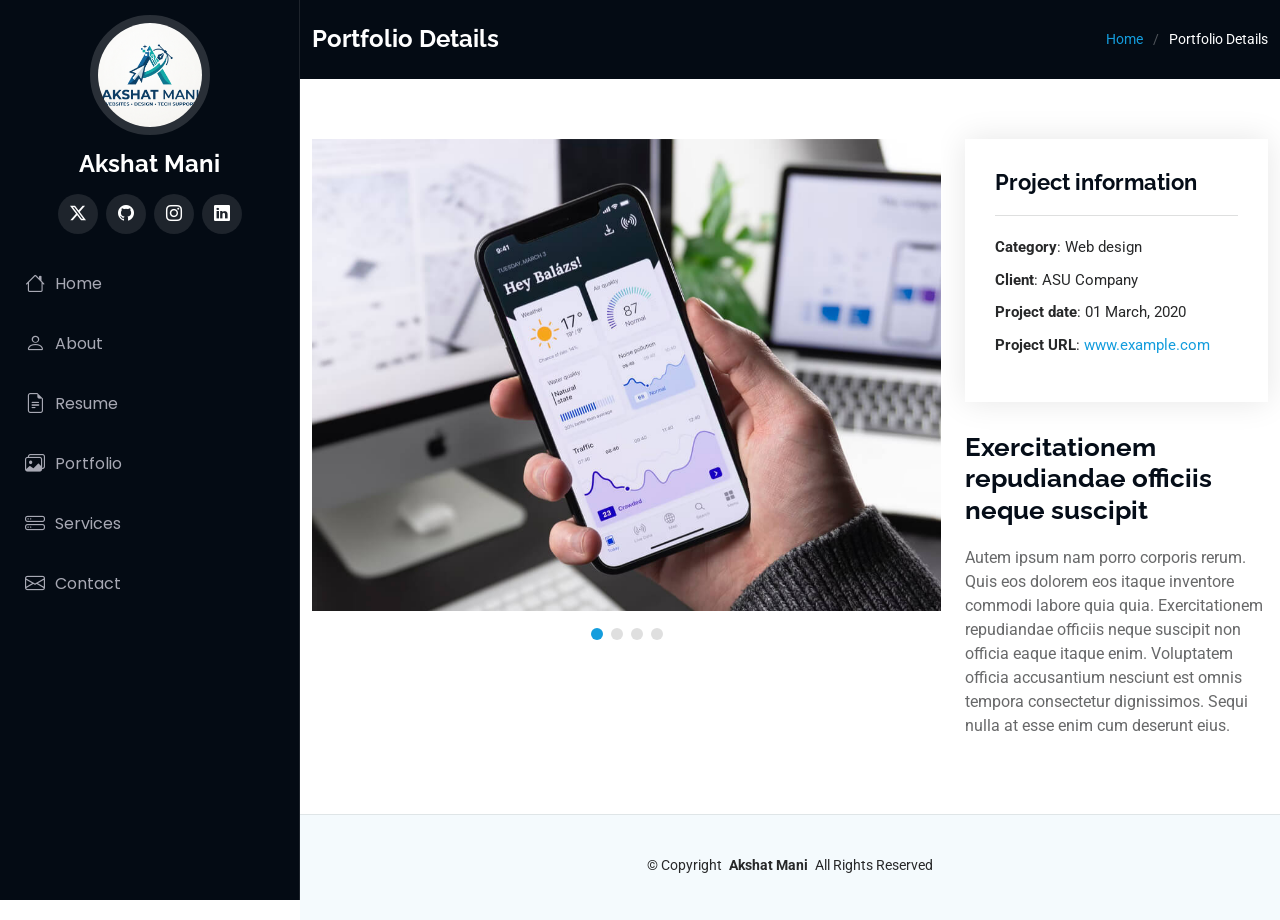
<file: portfolio-details.html>
<!DOCTYPE html>
<html lang="en">

<head>
  <meta charset="utf-8">
  <meta content="width=device-width, initial-scale=1.0" name="viewport">
  <title>Akshat Mani | Portfolio Details</title>
  <meta content="" name="description">
  <meta content="" name="keywords">

  <!-- Favicons -->
  <link href="assets/img/favicon.png" rel="icon">
  <link href="assets/img/apple-touch-icon.png" rel="apple-touch-icon">

  <!-- Fonts -->
  <link href="https://fonts.googleapis.com" rel="preconnect">
  <link href="https://fonts.gstatic.com" rel="preconnect" crossorigin>
  <link href="https://fonts.googleapis.com/css2?family=Roboto:ital,wght@0,100;0,300;0,400;0,500;0,700;0,900;1,100;1,300;1,400;1,500;1,700;1,900&family=Poppins:ital,wght@0,100;0,200;0,300;0,400;0,500;0,600;0,700;0,800;0,900;1,100;1,200;1,300;1,400;1,500;1,600;1,700;1,800;1,900&family=Raleway:ital,wght@0,100;0,200;0,300;0,400;0,500;0,600;0,700;0,800;0,900;1,100;1,200;1,300;1,400;1,500;1,600;1,700;1,800;1,900&display=swap" rel="stylesheet">

  <!-- Vendor CSS Files -->
  <link href="assets/vendor/bootstrap/css/bootstrap.min.css" rel="stylesheet">
  <link href="assets/vendor/bootstrap-icons/bootstrap-icons.css" rel="stylesheet">
  <link href="assets/vendor/aos/aos.css" rel="stylesheet">
  <link href="assets/vendor/glightbox/css/glightbox.min.css" rel="stylesheet">
  <link href="assets/vendor/swiper/swiper-bundle.min.css" rel="stylesheet">

  <!-- Main CSS File -->
  <link href="assets/css/main.css" rel="stylesheet">

  <!-- =======================================================
  * Template Name: iPortfolio
  * Template URL: https://bootstrapmade.com/iportfolio-bootstrap-portfolio-websites-template/
  * Updated: Jun 29 2024 with Bootstrap v5.3.3
  * Author: BootstrapMade.com
  * License: https://bootstrapmade.com/license/
  ======================================================== -->
</head>

<body class="portfolio-details-page">

  <header id="header" class="header dark-background d-flex flex-column">
    <i class="header-toggle d-xl-none bi bi-list"></i>

    <div class="profile-img">
      <img src="assets/img/my-profile-img.png" alt="" class="img-fluid rounded-circle">
    </div>

    <a href="index.html" class="logo d-flex align-items-center justify-content-center">
      <!-- Uncomment the line below if you also wish to use an image logo -->
      <!-- <img src="assets/img/logo.png" alt=""> -->
      <h1 class="sitename">Akshat Mani</h1>
    </a>

    <div class="social-links text-center">
      <a href="https://www.instagram.com/akshatmannii/" class="twitter" target="_blank"><i class="bi bi-twitter-x"></i></a>
      <a href="https://github.com/akshatmannii" class="github" target="_blank"><i class="bi bi-github"></i></a>
      <a href="https://www.instagram.com/akshatmannii/" class="instagram" target="_blank"><i class="bi bi-instagram"></i></a>
      <!-- <a href="#" class="google-plus"><i class="bi bi-skype"></i></a> -->
      <a href="https://www.linkedin.com/in/akshatmani/" class="linkedin" target="_blank"><i class="bi bi-linkedin"></i></a>
    </div>

    <nav id="navmenu" class="navmenu">
      <ul>
        <li><a href="#hero"><i class="bi bi-house navicon"></i>Home</a></li>
        <li><a href="#about"><i class="bi bi-person navicon"></i> About</a></li>
        <li><a href="#resume"><i class="bi bi-file-earmark-text navicon"></i> Resume</a></li>
        <li><a href="#portfolio"><i class="bi bi-images navicon"></i> Portfolio</a></li>
        <li><a href="#services"><i class="bi bi-hdd-stack navicon"></i> Services</a></li>
        <!-- <li class="dropdown"><a href="#"><i class="bi bi-menu-button navicon"></i> <span>Dropdown</span> <i class="bi bi-chevron-down toggle-dropdown"></i></a>
          <ul>
            <li><a href="#">Dropdown 1</a></li>
            <li class="dropdown"><a href="#"><span>Deep Dropdown</span> <i class="bi bi-chevron-down toggle-dropdown"></i></a>
              <ul>
                <li><a href="#">Deep Dropdown 1</a></li>
                <li><a href="#">Deep Dropdown 2</a></li>
                <li><a href="#">Deep Dropdown 3</a></li>
                <li><a href="#">Deep Dropdown 4</a></li>
                <li><a href="#">Deep Dropdown 5</a></li>
              </ul>
            </li>
            <li><a href="#">Dropdown 2</a></li>
            <li><a href="#">Dropdown 3</a></li>
            <li><a href="#">Dropdown 4</a></li>
          </ul>
        </li> -->
        <li><a href="#contact"><i class="bi bi-envelope navicon"></i> Contact</a></li>
      </ul>
    </nav>

  </header>

  <main class="main">

    <!-- Page Title -->
    <div class="page-title dark-background">
      <div class="container d-lg-flex justify-content-between align-items-center">
        <h1 class="mb-2 mb-lg-0">Portfolio Details</h1>
        <nav class="breadcrumbs">
          <ol>
            <li><a href="index.html">Home</a></li>
            <li class="current">Portfolio Details</li>
          </ol>
        </nav>
      </div>
    </div><!-- End Page Title -->

    <!-- Portfolio Details Section -->
    <section id="portfolio-details" class="portfolio-details section">

      <div class="container" data-aos="fade-up" data-aos-delay="100">

        <div class="row gy-4">

          <div class="col-lg-8">
            <div class="portfolio-details-slider swiper init-swiper">

              <script type="application/json" class="swiper-config">
                {
                  "loop": true,
                  "speed": 600,
                  "autoplay": {
                    "delay": 5000
                  },
                  "slidesPerView": "auto",
                  "pagination": {
                    "el": ".swiper-pagination",
                    "type": "bullets",
                    "clickable": true
                  }
                }
              </script>

              <div class="swiper-wrapper align-items-center">

                <div class="swiper-slide">
                  <img src="assets/img/portfolio/app-1.jpg" alt="">
                </div>

                <div class="swiper-slide">
                  <img src="assets/img/portfolio/product-1.jpg" alt="">
                </div>

                <div class="swiper-slide">
                  <img src="assets/img/portfolio/branding-1.jpg" alt="">
                </div>

                <div class="swiper-slide">
                  <img src="assets/img/portfolio/books-1.jpg" alt="">
                </div>

              </div>
              <div class="swiper-pagination"></div>
            </div>
          </div>

          <div class="col-lg-4">
            <div class="portfolio-info" data-aos="fade-up" data-aos-delay="200">
              <h3>Project information</h3>
              <ul>
                <li><strong>Category</strong>: Web design</li>
                <li><strong>Client</strong>: ASU Company</li>
                <li><strong>Project date</strong>: 01 March, 2020</li>
                <li><strong>Project URL</strong>: <a href="#">www.example.com</a></li>
              </ul>
            </div>
            <div class="portfolio-description" data-aos="fade-up" data-aos-delay="300">
              <h2>Exercitationem repudiandae officiis neque suscipit</h2>
              <p>
                Autem ipsum nam porro corporis rerum. Quis eos dolorem eos itaque inventore commodi labore quia quia. Exercitationem repudiandae officiis neque suscipit non officia eaque itaque enim. Voluptatem officia accusantium nesciunt est omnis tempora consectetur dignissimos. Sequi nulla at esse enim cum deserunt eius.
              </p>
            </div>
          </div>

        </div>

      </div>

    </section><!-- /Portfolio Details Section -->

  </main>

  <footer id="footer" class="footer position-relative light-background">

    <div class="container">
      <div class="copyright text-center ">
        <p>© <span>Copyright</span> <strong class="px-1 sitename">Akshat Mani</strong> <span>All Rights Reserved</span></p>
      </div>
      <div class="credits">
        <!-- All the links in the footer should remain intact. -->
        <!-- You can delete the links only if you've purchased the pro version. -->
        <!-- Licensing information: https://bootstrapmade.com/license/ -->
        <!-- Purchase the pro version with working PHP/AJAX contact form: [buy-url] -->
        <!-- Designed by <a href="https://bootstrapmade.com/">BootstrapMade</a> Distributed by <a href="https://themewagon.com">ThemeWagon</a> -->
      </div>
    </div>

  </footer>

  <!-- Scroll Top -->
  <a href="#" id="scroll-top" class="scroll-top d-flex align-items-center justify-content-center"><i class="bi bi-arrow-up-short"></i></a>

  <!-- Preloader -->
  <div id="preloader"></div>

  <!-- Vendor JS Files -->
  <script src="assets/vendor/bootstrap/js/bootstrap.bundle.min.js"></script>
  <script src="assets/vendor/php-email-form/validate.js"></script>
  <script src="assets/vendor/aos/aos.js"></script>
  <script src="assets/vendor/typed.js/typed.umd.js"></script>
  <script src="assets/vendor/purecounter/purecounter_vanilla.js"></script>
  <script src="assets/vendor/waypoints/noframework.waypoints.js"></script>
  <script src="assets/vendor/glightbox/js/glightbox.min.js"></script>
  <script src="assets/vendor/imagesloaded/imagesloaded.pkgd.min.js"></script>
  <script src="assets/vendor/isotope-layout/isotope.pkgd.min.js"></script>
  <script src="assets/vendor/swiper/swiper-bundle.min.js"></script>

  <!-- Main JS File -->
  <script src="assets/js/main.js"></script>

</body>

</html>
</file>
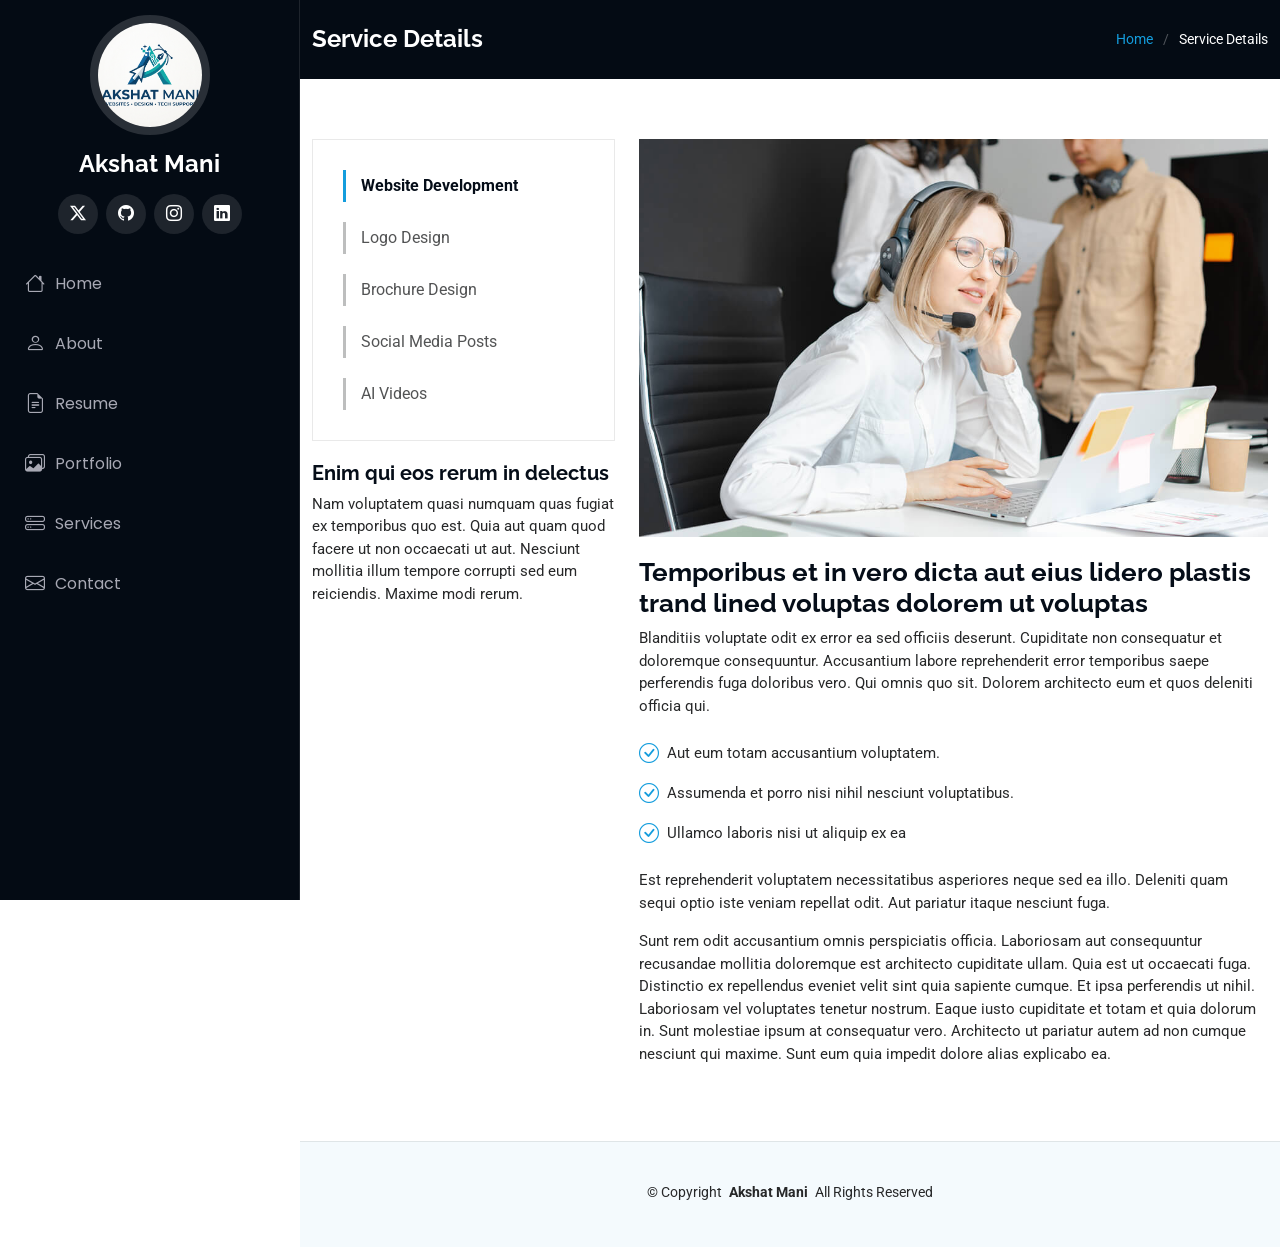
<file: service-details.html>
<!DOCTYPE html>
<html lang="en">

<head>
  <meta charset="utf-8">
  <meta content="width=device-width, initial-scale=1.0" name="viewport">
  <title>Akshat Mani | Service Details</title>
  <meta content="" name="description">
  <meta content="" name="keywords">

  <!-- Favicons -->
  <link href="assets/img/favicon.png" rel="icon">
  <link href="assets/img/apple-touch-icon.png" rel="apple-touch-icon">

  <!-- Fonts -->
  <link href="https://fonts.googleapis.com" rel="preconnect">
  <link href="https://fonts.gstatic.com" rel="preconnect" crossorigin>
  <link href="https://fonts.googleapis.com/css2?family=Roboto:ital,wght@0,100;0,300;0,400;0,500;0,700;0,900;1,100;1,300;1,400;1,500;1,700;1,900&family=Poppins:ital,wght@0,100;0,200;0,300;0,400;0,500;0,600;0,700;0,800;0,900;1,100;1,200;1,300;1,400;1,500;1,600;1,700;1,800;1,900&family=Raleway:ital,wght@0,100;0,200;0,300;0,400;0,500;0,600;0,700;0,800;0,900;1,100;1,200;1,300;1,400;1,500;1,600;1,700;1,800;1,900&display=swap" rel="stylesheet">

  <!-- Vendor CSS Files -->
  <link href="assets/vendor/bootstrap/css/bootstrap.min.css" rel="stylesheet">
  <link href="assets/vendor/bootstrap-icons/bootstrap-icons.css" rel="stylesheet">
  <link href="assets/vendor/aos/aos.css" rel="stylesheet">
  <link href="assets/vendor/glightbox/css/glightbox.min.css" rel="stylesheet">
  <link href="assets/vendor/swiper/swiper-bundle.min.css" rel="stylesheet">

  <!-- Main CSS File -->
  <link href="assets/css/main.css" rel="stylesheet">

  <!-- =======================================================
  * Template Name: iPortfolio
  * Template URL: https://bootstrapmade.com/iportfolio-bootstrap-portfolio-websites-template/
  * Updated: Jun 29 2024 with Bootstrap v5.3.3
  * Author: BootstrapMade.com
  * License: https://bootstrapmade.com/license/
  ======================================================== -->
</head>

<body class="service-details-page">

  <header id="header" class="header dark-background d-flex flex-column">
    <i class="header-toggle d-xl-none bi bi-list"></i>

    <div class="profile-img">
      <img src="assets/img/my-profile-img.png" alt="" class="img-fluid rounded-circle">
    </div>

    <a href="index.html" class="logo d-flex align-items-center justify-content-center">
      <!-- Uncomment the line below if you also wish to use an image logo -->
      <!-- <img src="assets/img/logo.png" alt=""> -->
      <h1 class="sitename">Akshat Mani</h1>
    </a>

    <div class="social-links text-center">
      <a href="https://www.instagram.com/akshatmannii/" class="twitter" target="_blank"><i class="bi bi-twitter-x"></i></a>
      <a href="https://github.com/akshatmannii" class="github" target="_blank"><i class="bi bi-github"></i></a>
      <a href="https://www.instagram.com/akshatmannii/" class="instagram" target="_blank"><i class="bi bi-instagram"></i></a>
      <!-- <a href="#" class="google-plus"><i class="bi bi-skype"></i></a> -->
      <a href="https://www.linkedin.com/in/akshatmani/" class="linkedin" target="_blank"><i class="bi bi-linkedin"></i></a>
    </div>

    <nav id="navmenu" class="navmenu">
      <ul>
        <li><a href="#hero"><i class="bi bi-house navicon"></i>Home</a></li>
        <li><a href="#about"><i class="bi bi-person navicon"></i> About</a></li>
        <li><a href="#resume"><i class="bi bi-file-earmark-text navicon"></i> Resume</a></li>
        <li><a href="#portfolio"><i class="bi bi-images navicon"></i> Portfolio</a></li>
        <li><a href="#services"><i class="bi bi-hdd-stack navicon"></i> Services</a></li>
        <!-- <li class="dropdown"><a href="#"><i class="bi bi-menu-button navicon"></i> <span>Dropdown</span> <i class="bi bi-chevron-down toggle-dropdown"></i></a>
          <ul>
            <li><a href="#">Dropdown 1</a></li>
            <li class="dropdown"><a href="#"><span>Deep Dropdown</span> <i class="bi bi-chevron-down toggle-dropdown"></i></a>
              <ul>
                <li><a href="#">Deep Dropdown 1</a></li>
                <li><a href="#">Deep Dropdown 2</a></li>
                <li><a href="#">Deep Dropdown 3</a></li>
                <li><a href="#">Deep Dropdown 4</a></li>
                <li><a href="#">Deep Dropdown 5</a></li>
              </ul>
            </li>
            <li><a href="#">Dropdown 2</a></li>
            <li><a href="#">Dropdown 3</a></li>
            <li><a href="#">Dropdown 4</a></li>
          </ul>
        </li> -->
        <li><a href="#contact"><i class="bi bi-envelope navicon"></i> Contact</a></li>
      </ul>
    </nav>

  </header>

  <main class="main">

    <!-- Page Title -->
    <div class="page-title dark-background">
      <div class="container d-lg-flex justify-content-between align-items-center">
        <h1 class="mb-2 mb-lg-0">Service Details</h1>
        <nav class="breadcrumbs">
          <ol>
            <li><a href="index.html">Home</a></li>
            <li class="current">Service Details</li>
          </ol>
        </nav>
      </div>
    </div><!-- End Page Title -->

    <!-- Service Details Section -->
    <section id="service-details" class="service-details section">

      <div class="container">

        <div class="row gy-4">

          <div class="col-lg-4" data-aos="fade-up" data-aos-delay="100">
            <div class="services-list">
              <a href="#" class="active">Website Development</a>
              <a href="#">Logo Design</a>
              <a href="#">Brochure Design</a>
              <a href="#">Social Media Posts</a>
              <a href="#">AI Videos</a>
            </div>

            <h4>Enim qui eos rerum in delectus</h4>
            <p>Nam voluptatem quasi numquam quas fugiat ex temporibus quo est. Quia aut quam quod facere ut non occaecati ut aut. Nesciunt mollitia illum tempore corrupti sed eum reiciendis. Maxime modi rerum.</p>
          </div>

          <div class="col-lg-8" data-aos="fade-up" data-aos-delay="200">
            <img src="assets/img/services.jpg" alt="" class="img-fluid services-img">
            <h3>Temporibus et in vero dicta aut eius lidero plastis trand lined voluptas dolorem ut voluptas</h3>
            <p>
              Blanditiis voluptate odit ex error ea sed officiis deserunt. Cupiditate non consequatur et doloremque consequuntur. Accusantium labore reprehenderit error temporibus saepe perferendis fuga doloribus vero. Qui omnis quo sit. Dolorem architecto eum et quos deleniti officia qui.
            </p>
            <ul>
              <li><i class="bi bi-check-circle"></i> <span>Aut eum totam accusantium voluptatem.</span></li>
              <li><i class="bi bi-check-circle"></i> <span>Assumenda et porro nisi nihil nesciunt voluptatibus.</span></li>
              <li><i class="bi bi-check-circle"></i> <span>Ullamco laboris nisi ut aliquip ex ea</span></li>
            </ul>
            <p>
              Est reprehenderit voluptatem necessitatibus asperiores neque sed ea illo. Deleniti quam sequi optio iste veniam repellat odit. Aut pariatur itaque nesciunt fuga.
            </p>
            <p>
              Sunt rem odit accusantium omnis perspiciatis officia. Laboriosam aut consequuntur recusandae mollitia doloremque est architecto cupiditate ullam. Quia est ut occaecati fuga. Distinctio ex repellendus eveniet velit sint quia sapiente cumque. Et ipsa perferendis ut nihil. Laboriosam vel voluptates tenetur nostrum. Eaque iusto cupiditate et totam et quia dolorum in. Sunt molestiae ipsum at consequatur vero. Architecto ut pariatur autem ad non cumque nesciunt qui maxime. Sunt eum quia impedit dolore alias explicabo ea.
            </p>
          </div>

        </div>

      </div>

    </section><!-- /Service Details Section -->

  </main>

  <footer id="footer" class="footer position-relative light-background">

    <div class="container">
      <div class="copyright text-center ">
        <p>© <span>Copyright</span> <strong class="px-1 sitename">Akshat Mani</strong> <span>All Rights Reserved</span></p>
      </div>
      <div class="credits">
        <!-- All the links in the footer should remain intact. -->
        <!-- You can delete the links only if you've purchased the pro version. -->
        <!-- Licensing information: https://bootstrapmade.com/license/ -->
        <!-- Purchase the pro version with working PHP/AJAX contact form: [buy-url] -->
        <!-- Designed by <a href="https://bootstrapmade.com/">BootstrapMade</a> Distributed by <a href="https://themewagon.com">ThemeWagon</a> -->
      </div>
    </div>

  </footer>

  <!-- Scroll Top -->
  <a href="#" id="scroll-top" class="scroll-top d-flex align-items-center justify-content-center"><i class="bi bi-arrow-up-short"></i></a>

  <!-- Preloader -->
  <div id="preloader"></div>

  <!-- Vendor JS Files -->
  <script src="assets/vendor/bootstrap/js/bootstrap.bundle.min.js"></script>
  <script src="assets/vendor/php-email-form/validate.js"></script>
  <script src="assets/vendor/aos/aos.js"></script>
  <script src="assets/vendor/typed.js/typed.umd.js"></script>
  <script src="assets/vendor/purecounter/purecounter_vanilla.js"></script>
  <script src="assets/vendor/waypoints/noframework.waypoints.js"></script>
  <script src="assets/vendor/glightbox/js/glightbox.min.js"></script>
  <script src="assets/vendor/imagesloaded/imagesloaded.pkgd.min.js"></script>
  <script src="assets/vendor/isotope-layout/isotope.pkgd.min.js"></script>
  <script src="assets/vendor/swiper/swiper-bundle.min.js"></script>

  <!-- Main JS File -->
  <script src="assets/js/main.js"></script>

</body>

</html>
</file>
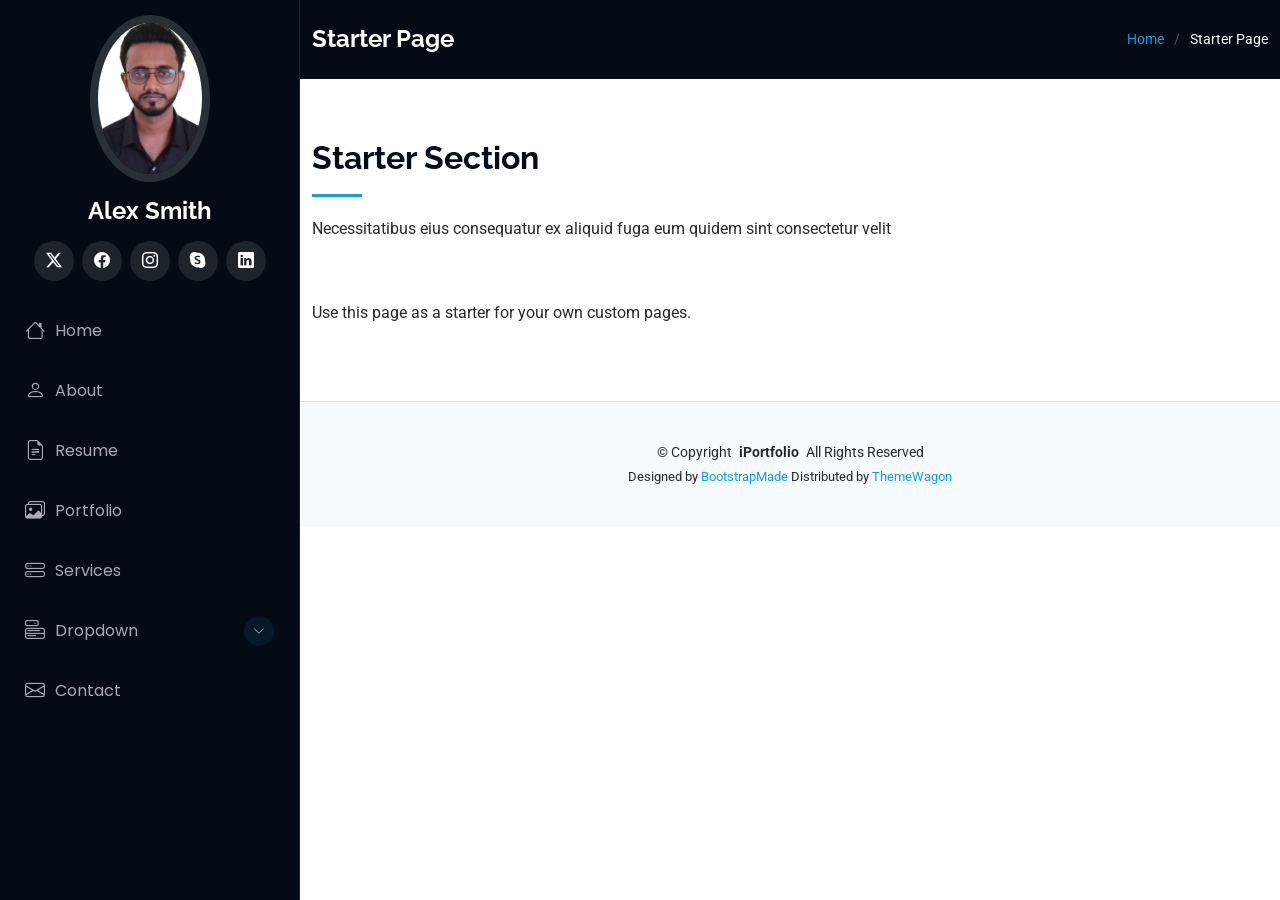
<file: starter-page.html>
<!DOCTYPE html>
<html lang="en">

<head>
  <meta charset="utf-8">
  <meta content="width=device-width, initial-scale=1.0" name="viewport">
  <title>Starter Page - iPortfolio Bootstrap Template</title>
  <meta content="" name="description">
  <meta content="" name="keywords">

  <!-- Favicons -->
  <link href="assets/img/favicon.png" rel="icon">
  <link href="assets/img/apple-touch-icon.png" rel="apple-touch-icon">

  <!-- Fonts -->
  <link href="https://fonts.googleapis.com" rel="preconnect">
  <link href="https://fonts.gstatic.com" rel="preconnect" crossorigin>
  <link href="https://fonts.googleapis.com/css2?family=Roboto:ital,wght@0,100;0,300;0,400;0,500;0,700;0,900;1,100;1,300;1,400;1,500;1,700;1,900&family=Poppins:ital,wght@0,100;0,200;0,300;0,400;0,500;0,600;0,700;0,800;0,900;1,100;1,200;1,300;1,400;1,500;1,600;1,700;1,800;1,900&family=Raleway:ital,wght@0,100;0,200;0,300;0,400;0,500;0,600;0,700;0,800;0,900;1,100;1,200;1,300;1,400;1,500;1,600;1,700;1,800;1,900&display=swap" rel="stylesheet">

  <!-- Vendor CSS Files -->
  <link href="assets/vendor/bootstrap/css/bootstrap.min.css" rel="stylesheet">
  <link href="assets/vendor/bootstrap-icons/bootstrap-icons.css" rel="stylesheet">
  <link href="assets/vendor/aos/aos.css" rel="stylesheet">
  <link href="assets/vendor/glightbox/css/glightbox.min.css" rel="stylesheet">
  <link href="assets/vendor/swiper/swiper-bundle.min.css" rel="stylesheet">

  <!-- Main CSS File -->
  <link href="assets/css/main.css" rel="stylesheet">

  <!-- =======================================================
  * Template Name: iPortfolio
  * Template URL: https://bootstrapmade.com/iportfolio-bootstrap-portfolio-websites-template/
  * Updated: Jun 29 2024 with Bootstrap v5.3.3
  * Author: BootstrapMade.com
  * License: https://bootstrapmade.com/license/
  ======================================================== -->
</head>

<body class="starter-page-page">

  <header id="header" class="header dark-background d-flex flex-column">
    <i class="header-toggle d-xl-none bi bi-list"></i>

    <div class="profile-img">
      <img src="assets/img/my-profile-img.jpg" alt="" class="img-fluid rounded-circle">
    </div>

    <a href="index.html" class="logo d-flex align-items-center justify-content-center">
      <!-- Uncomment the line below if you also wish to use an image logo -->
      <!-- <img src="assets/img/logo.png" alt=""> -->
      <h1 class="sitename">Alex Smith</h1>
    </a>

    <div class="social-links text-center">
      <a href="#" class="twitter"><i class="bi bi-twitter-x"></i></a>
      <a href="#" class="facebook"><i class="bi bi-facebook"></i></a>
      <a href="#" class="instagram"><i class="bi bi-instagram"></i></a>
      <a href="#" class="google-plus"><i class="bi bi-skype"></i></a>
      <a href="#" class="linkedin"><i class="bi bi-linkedin"></i></a>
    </div>

    <nav id="navmenu" class="navmenu">
      <ul>
        <li><a href="#hero"><i class="bi bi-house navicon"></i>Home</a></li>
        <li><a href="#about"><i class="bi bi-person navicon"></i> About</a></li>
        <li><a href="#resume"><i class="bi bi-file-earmark-text navicon"></i> Resume</a></li>
        <li><a href="#portfolio"><i class="bi bi-images navicon"></i> Portfolio</a></li>
        <li><a href="#services"><i class="bi bi-hdd-stack navicon"></i> Services</a></li>
        <li class="dropdown"><a href="#"><i class="bi bi-menu-button navicon"></i> <span>Dropdown</span> <i class="bi bi-chevron-down toggle-dropdown"></i></a>
          <ul>
            <li><a href="#">Dropdown 1</a></li>
            <li class="dropdown"><a href="#"><span>Deep Dropdown</span> <i class="bi bi-chevron-down toggle-dropdown"></i></a>
              <ul>
                <li><a href="#">Deep Dropdown 1</a></li>
                <li><a href="#">Deep Dropdown 2</a></li>
                <li><a href="#">Deep Dropdown 3</a></li>
                <li><a href="#">Deep Dropdown 4</a></li>
                <li><a href="#">Deep Dropdown 5</a></li>
              </ul>
            </li>
            <li><a href="#">Dropdown 2</a></li>
            <li><a href="#">Dropdown 3</a></li>
            <li><a href="#">Dropdown 4</a></li>
          </ul>
        </li>
        <li><a href="#contact"><i class="bi bi-envelope navicon"></i> Contact</a></li>
      </ul>
    </nav>

  </header>

  <main class="main">

    <!-- Page Title -->
    <div class="page-title dark-background">
      <div class="container d-lg-flex justify-content-between align-items-center">
        <h1 class="mb-2 mb-lg-0">Starter Page</h1>
        <nav class="breadcrumbs">
          <ol>
            <li><a href="index.html">Home</a></li>
            <li class="current">Starter Page</li>
          </ol>
        </nav>
      </div>
    </div><!-- End Page Title -->

    <!-- Starter Section Section -->
    <section id="starter-section" class="starter-section section">

      <!-- Section Title -->
      <div class="container section-title" data-aos="fade-up">
        <h2>Starter Section</h2>
        <p>Necessitatibus eius consequatur ex aliquid fuga eum quidem sint consectetur velit</p>
      </div><!-- End Section Title -->

      <div class="container" data-aos="fade-up">
        <p>Use this page as a starter for your own custom pages.</p>
      </div>

    </section><!-- /Starter Section Section -->

  </main>

  <footer id="footer" class="footer position-relative light-background">

    <div class="container">
      <div class="copyright text-center ">
        <p>© <span>Copyright</span> <strong class="px-1 sitename">iPortfolio</strong> <span>All Rights Reserved</span></p>
      </div>
      <div class="credits">
        <!-- All the links in the footer should remain intact. -->
        <!-- You can delete the links only if you've purchased the pro version. -->
        <!-- Licensing information: https://bootstrapmade.com/license/ -->
        <!-- Purchase the pro version with working PHP/AJAX contact form: [buy-url] -->
        Designed by <a href="https://bootstrapmade.com/">BootstrapMade</a> Distributed by <a href="https://themewagon.com">ThemeWagon</a>
      </div>
    </div>

  </footer>

  <!-- Scroll Top -->
  <a href="#" id="scroll-top" class="scroll-top d-flex align-items-center justify-content-center"><i class="bi bi-arrow-up-short"></i></a>

  <!-- Preloader -->
  <div id="preloader"></div>

  <!-- Vendor JS Files -->
  <script src="assets/vendor/bootstrap/js/bootstrap.bundle.min.js"></script>
  <script src="assets/vendor/php-email-form/validate.js"></script>
  <script src="assets/vendor/aos/aos.js"></script>
  <script src="assets/vendor/typed.js/typed.umd.js"></script>
  <script src="assets/vendor/purecounter/purecounter_vanilla.js"></script>
  <script src="assets/vendor/waypoints/noframework.waypoints.js"></script>
  <script src="assets/vendor/glightbox/js/glightbox.min.js"></script>
  <script src="assets/vendor/imagesloaded/imagesloaded.pkgd.min.js"></script>
  <script src="assets/vendor/isotope-layout/isotope.pkgd.min.js"></script>
  <script src="assets/vendor/swiper/swiper-bundle.min.js"></script>

  <!-- Main JS File -->
  <script src="assets/js/main.js"></script>

</body>

</html>
</file>
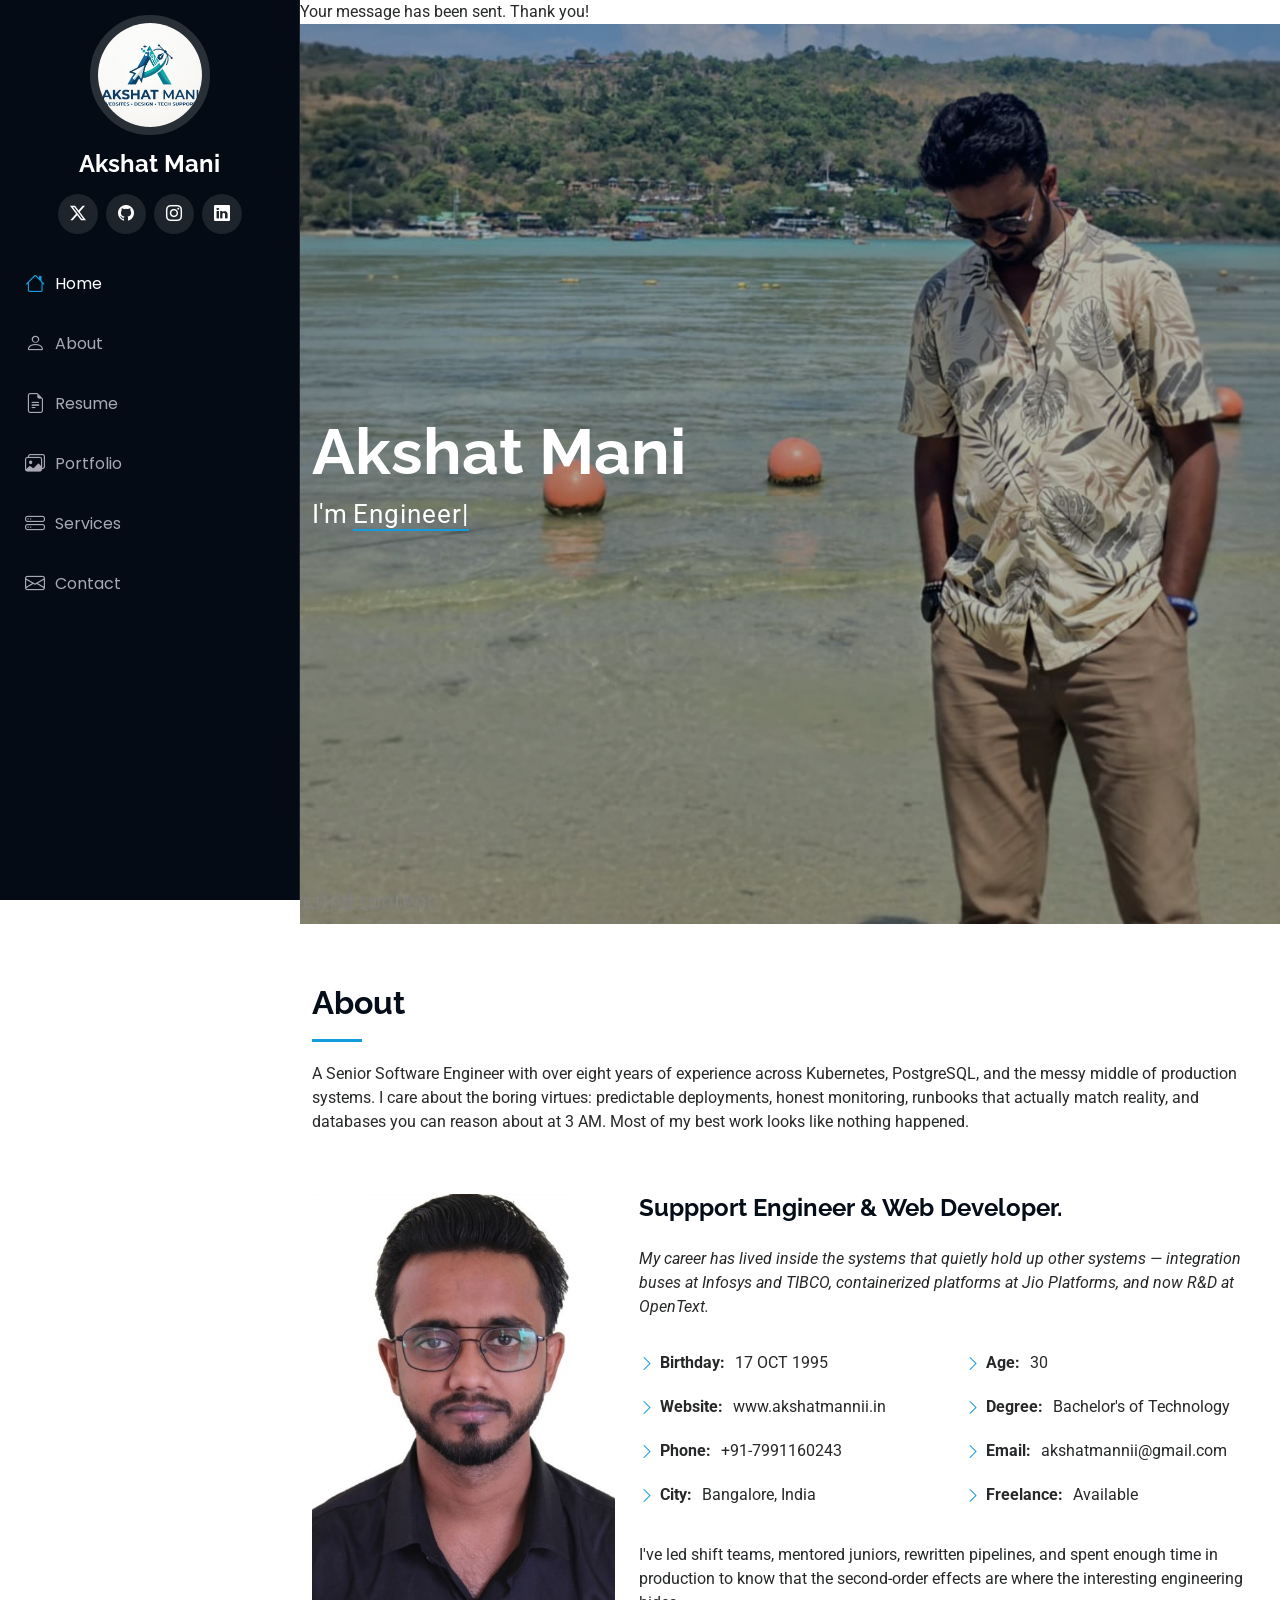
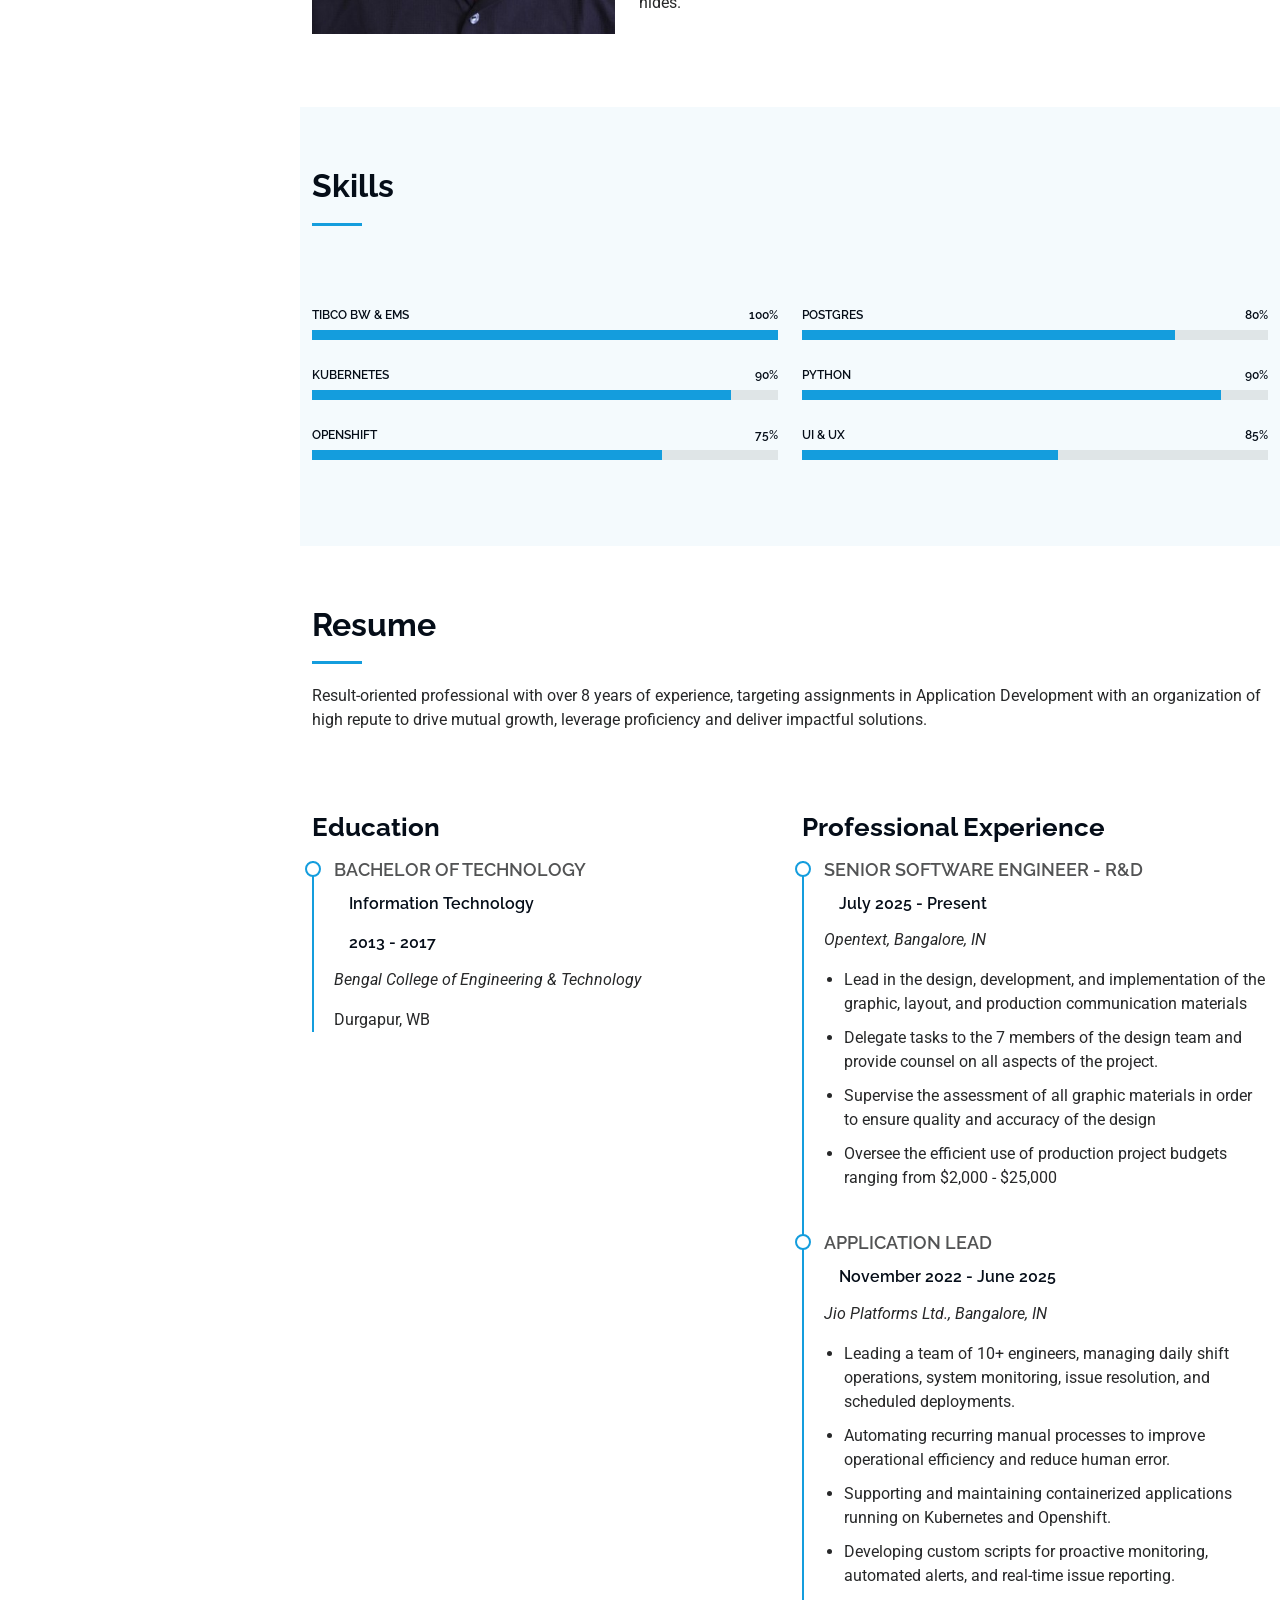
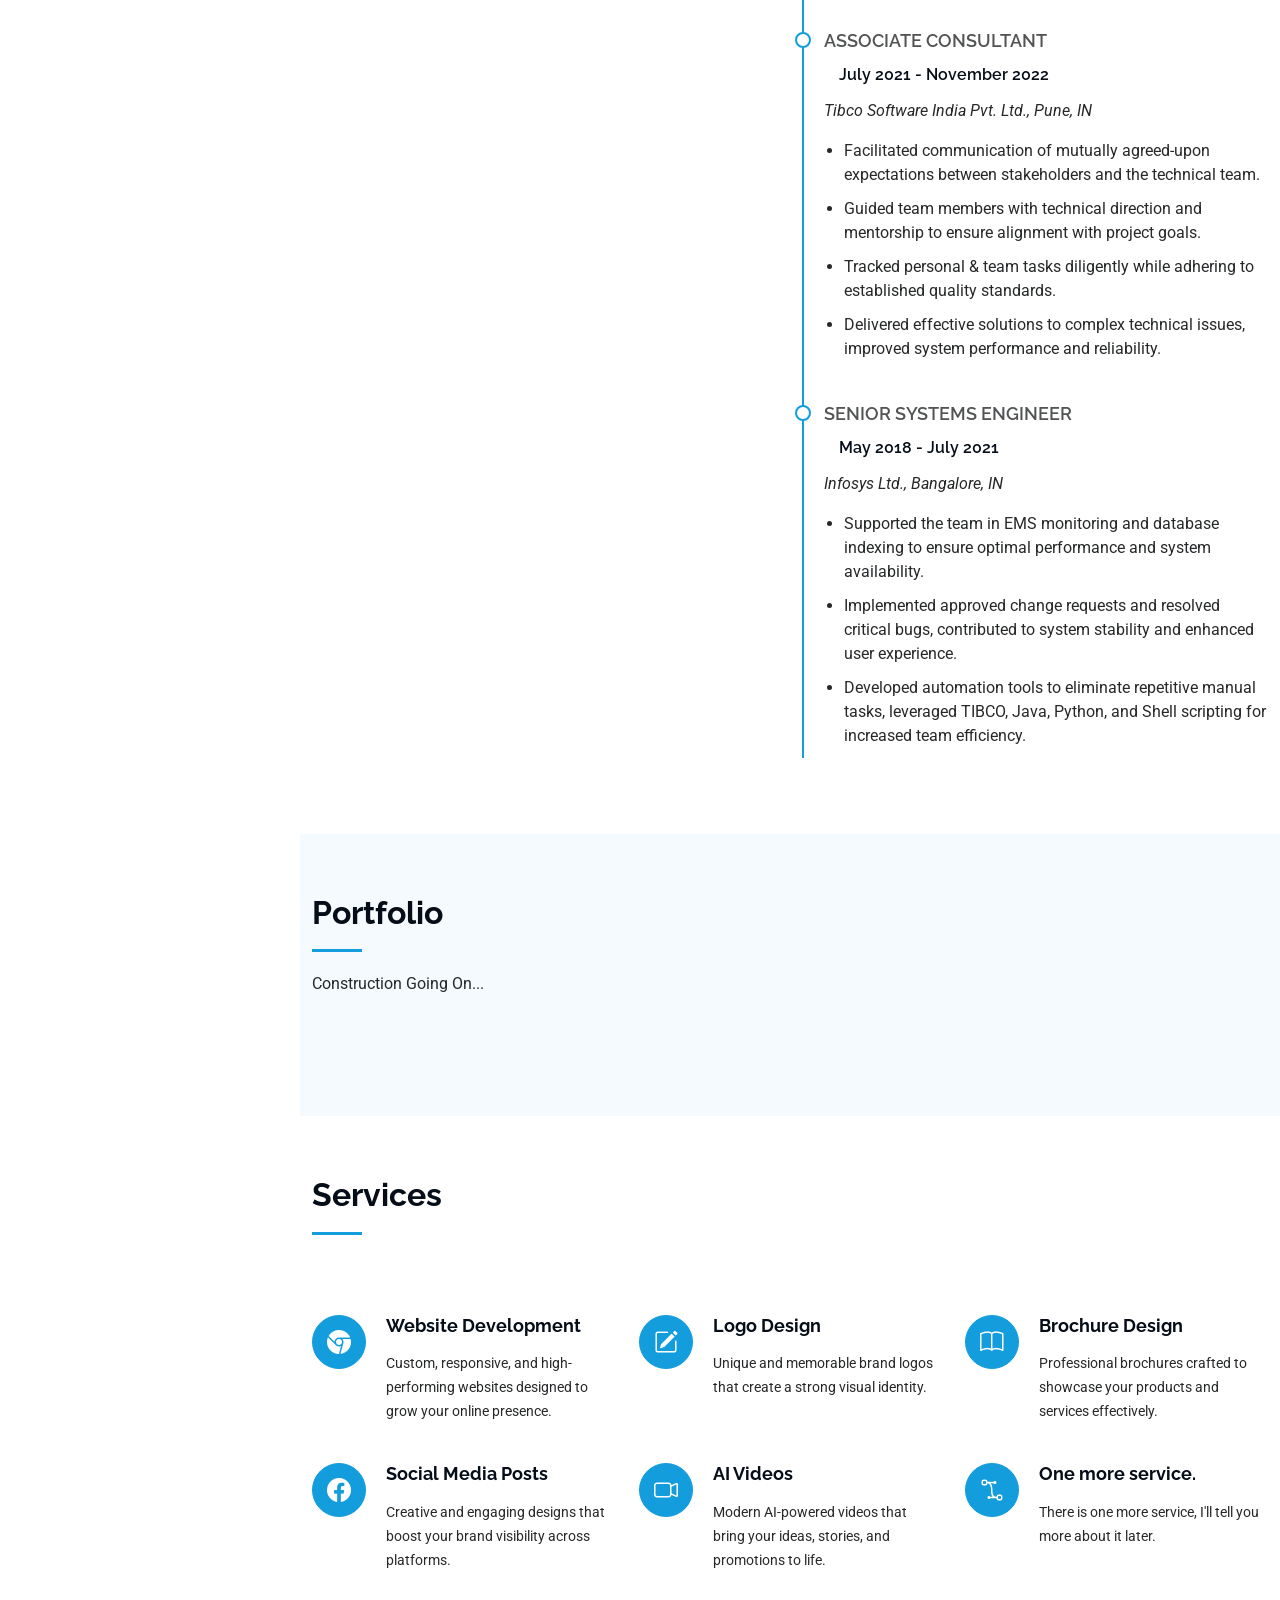
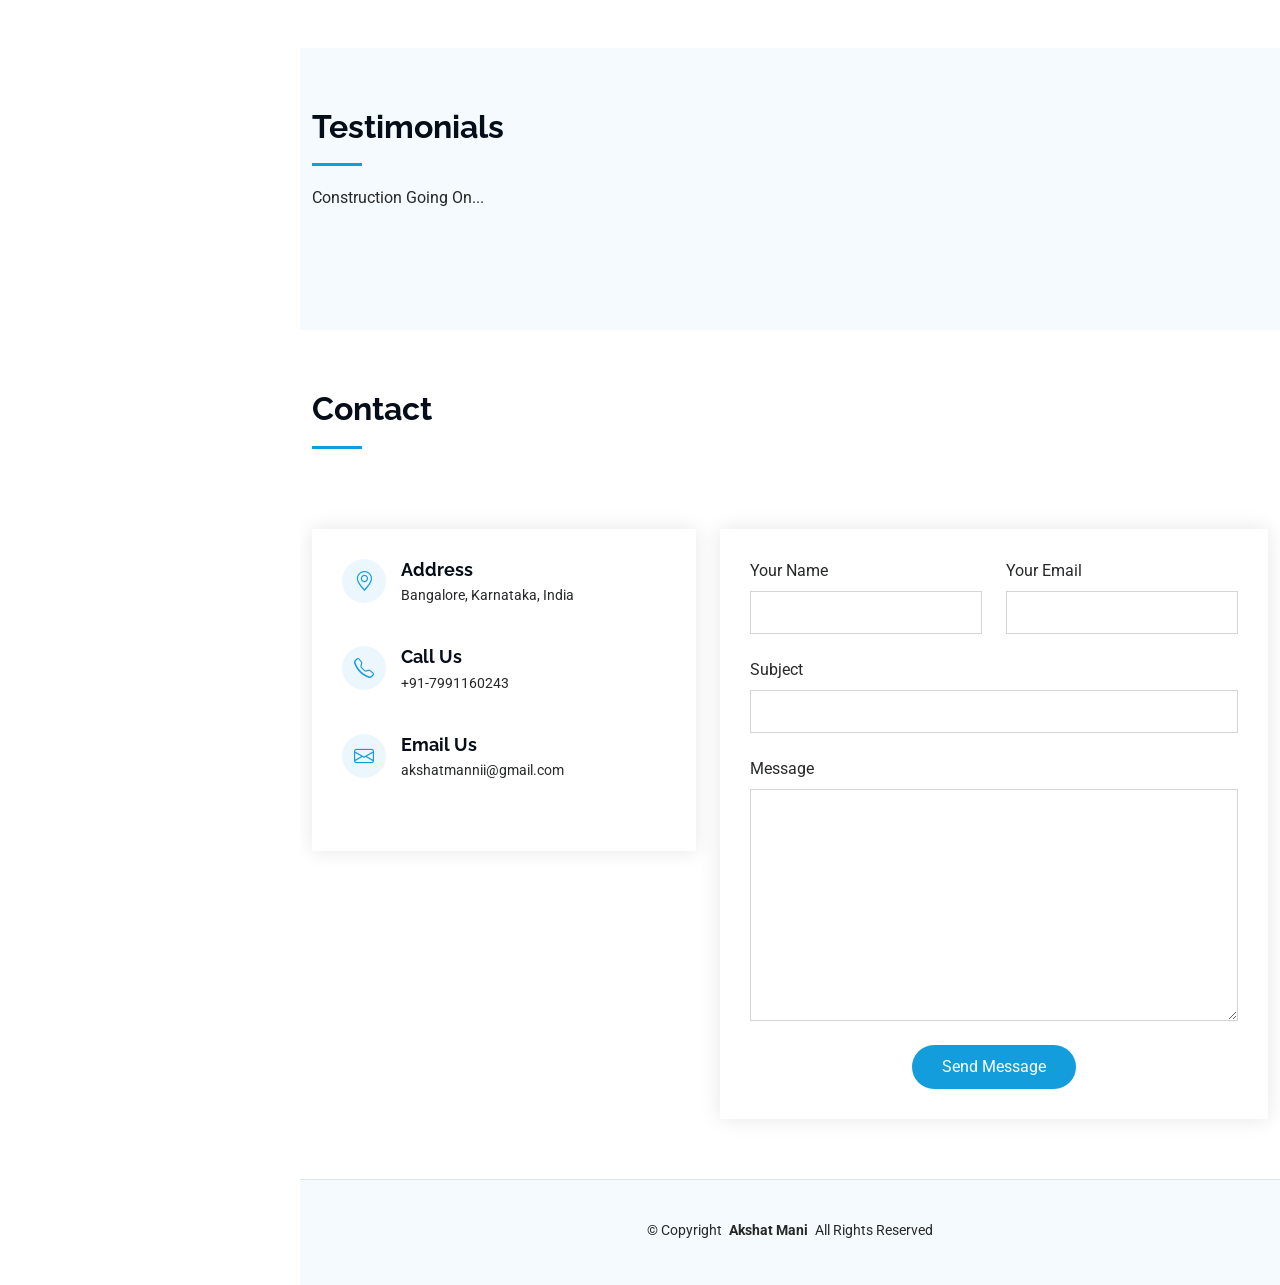
<file: thanks.html>
<!DOCTYPE html>
<html lang="en">

<head>
  <meta charset="utf-8">
  <meta content="width=device-width, initial-scale=1.0" name="viewport">
  <title>Akshat Mani</title>
  <meta content="" name="description">
  <meta content="" name="keywords">

  <!-- Favicons -->
  <link href="assets/img/favicon.png" rel="icon">
  <link href="assets/img/apple-touch-icon-new.png" rel="apple-touch-icon">

  <!-- Fonts -->
  <link href="https://fonts.googleapis.com" rel="preconnect">
  <link href="https://fonts.gstatic.com" rel="preconnect" crossorigin>
  <link href="https://fonts.googleapis.com/css2?family=Roboto:ital,wght@0,100;0,300;0,400;0,500;0,700;0,900;1,100;1,300;1,400;1,500;1,700;1,900&family=Poppins:ital,wght@0,100;0,200;0,300;0,400;0,500;0,600;0,700;0,800;0,900;1,100;1,200;1,300;1,400;1,500;1,600;1,700;1,800;1,900&family=Raleway:ital,wght@0,100;0,200;0,300;0,400;0,500;0,600;0,700;0,800;0,900;1,100;1,200;1,300;1,400;1,500;1,600;1,700;1,800;1,900&display=swap" rel="stylesheet">

  <!-- Vendor CSS Files -->
  <link href="assets/vendor/bootstrap/css/bootstrap.min.css" rel="stylesheet">
  <link href="assets/vendor/bootstrap-icons/bootstrap-icons.css" rel="stylesheet">
  <link href="assets/vendor/aos/aos.css" rel="stylesheet">
  <link href="assets/vendor/glightbox/css/glightbox.min.css" rel="stylesheet">
  <link href="assets/vendor/swiper/swiper-bundle.min.css" rel="stylesheet">

  <!-- Main CSS File -->
  <link href="assets/css/main.css" rel="stylesheet">

  <!-- =======================================================
  * Template Name: iPortfolio
  * Template URL: https://bootstrapmade.com/iportfolio-bootstrap-portfolio-websites-template/
  * Updated: Jun 29 2024 with Bootstrap v5.3.3
  * Author: BootstrapMade.com
  * License: https://bootstrapmade.com/license/
  ======================================================== -->
</head>

<body class="index-page">

  <header id="header" class="header dark-background d-flex flex-column">
    <i class="header-toggle d-xl-none bi bi-list"></i>

    <div class="profile-img">
      <img src="assets/img/my-profile-img.png" alt="" class="img-fluid rounded-circle">
    </div>

    <a href="index.html" class="logo d-flex align-items-center justify-content-center">
      <!-- Uncomment the line below if you also wish to use an image logo -->
      <!-- <img src="assets/img/logo.png" alt=""> -->
      <h1 class="sitename">Akshat Mani</h1>
    </a>

    <div class="social-links text-center">
      <a href="https://www.instagram.com/akshatmannii/" class="twitter" target="_blank"><i class="bi bi-twitter-x"></i></a>
      <a href="https://github.com/akshatmannii" class="github" target="_blank"><i class="bi bi-github"></i></a>
      <a href="https://www.instagram.com/akshatmannii/" class="instagram" target="_blank"><i class="bi bi-instagram"></i></a>
      <!-- <a href="#" class="google-plus"><i class="bi bi-skype"></i></a> -->
      <a href="https://www.linkedin.com/in/akshatmani/" class="linkedin" target="_blank"><i class="bi bi-linkedin"></i></a>
    </div>

    <nav id="navmenu" class="navmenu">
      <ul>
        <li><a href="#hero" class="active"><i class="bi bi-house navicon"></i>Home</a></li>
        <li><a href="#about"><i class="bi bi-person navicon"></i> About</a></li>
        <li><a href="#resume"><i class="bi bi-file-earmark-text navicon"></i> Resume</a></li>
        <li><a href="#portfolio"><i class="bi bi-images navicon"></i> Portfolio</a></li>
        <li><a href="#services"><i class="bi bi-hdd-stack navicon"></i> Services</a></li>
<!--         <li class="dropdown"><a href="#"><i class="bi bi-menu-button navicon"></i> <span>Dropdown</span> <i class="bi bi-chevron-down toggle-dropdown"></i></a>
          <ul>
            <li><a href="#">Dropdown 1</a></li>
            <li class="dropdown"><a href="#"><span>Deep Dropdown</span> <i class="bi bi-chevron-down toggle-dropdown"></i></a>
              <ul>
                <li><a href="#">Deep Dropdown 1</a></li>
                <li><a href="#">Deep Dropdown 2</a></li>
                <li><a href="#">Deep Dropdown 3</a></li>
                <li><a href="#">Deep Dropdown 4</a></li>
                <li><a href="#">Deep Dropdown 5</a></li>
              </ul>
            </li>
            <li><a href="#">Dropdown 2</a></li>
            <li><a href="#">Dropdown 3</a></li>
            <li><a href="#">Dropdown 4</a></li>
          </ul>
        </li> -->
        <li><a href="#contact"><i class="bi bi-envelope navicon"></i> Contact</a></li>
      </ul>
    </nav>

  </header>

  <main class="main">
	<div class="sent-message">Your message has been sent. Thank you!</div>
    <!-- Hero Section -->
    <section id="hero" class="hero section dark-background">

      <img src="assets/img/hero-bg.jpg" alt="" data-aos="fade-in" class="">
		
      <div class="container" data-aos="fade-up" data-aos-delay="100">
        <h2>Akshat Mani</h2>
        <p>I'm <span class="typed" data-typed-items="Engineer, Designer, Developer, Freelancer, Painter">Engineer</span><span class="typed-cursor typed-cursor--blink" aria-hidden="true"></span><span class="typed-cursor typed-cursor--blink" aria-hidden="true"></span></p>
      </div>

    </section><!-- /Hero Section -->

    <!-- About Section -->
    <section id="about" class="about section">

      <!-- Section Title -->
      <div class="container section-title" data-aos="fade-up">
        <h2>About</h2>
        <p>A Senior Software Engineer with over eight years of experience across Kubernetes, PostgreSQL, and the messy middle of production systems. I care about the boring virtues: predictable deployments, honest monitoring, runbooks that actually match reality, and databases you can reason about at 3 AM. Most of my best work looks like nothing happened.</p>
      </div><!-- End Section Title -->

      <div class="container" data-aos="fade-up" data-aos-delay="100">

        <div class="row gy-4 justify-content-center">
          <div class="col-lg-4">
            <img src="assets/img/my-profile-img.jpg" class="img-fluid" alt="">
          </div>
          <div class="col-lg-8 content">
            <h2>Suppport Engineer &amp; Web Developer.</h2>
            <p class="fst-italic py-3">
              My career has lived inside the systems that quietly hold up other systems — integration buses at Infosys and TIBCO, containerized platforms at Jio Platforms, 
			  and now R&D at OpenText.
            </p>
            <div class="row">
              <div class="col-lg-6">
                <ul>
                  <li><i class="bi bi-chevron-right"></i> <strong>Birthday:</strong> <span>17 OCT 1995</span></li>
                  <li><i class="bi bi-chevron-right"></i> <strong>Website:</strong> <span>www.akshatmannii.in</span></li>
                  <li><i class="bi bi-chevron-right"></i> <strong>Phone:</strong> <span>+91-7991160243</span></li>
                  <li><i class="bi bi-chevron-right"></i> <strong>City:</strong> <span>Bangalore, India</span></li>
                </ul>
              </div>
              <div class="col-lg-6">
                <ul>
                  <li><i class="bi bi-chevron-right"></i> <strong>Age:</strong> <span>30</span></li>
                  <li><i class="bi bi-chevron-right"></i> <strong>Degree:</strong> <span>Bachelor's of Technology</span></li>
                  <li><i class="bi bi-chevron-right"></i> <strong>Email:</strong> <span>akshatmannii@gmail.com</span></li>
                  <li><i class="bi bi-chevron-right"></i> <strong>Freelance:</strong> <span>Available</span></li>
                </ul>
              </div>
            </div>
            <p class="py-3">
              I've led shift teams, mentored juniors, rewritten pipelines, and spent enough time in production to know that the second-order effects are where the interesting engineering hides.
            </p>
          </div>
        </div>

      </div>

    </section><!-- /About Section -->

    <!-- Stats Section -->
    <!-- <section id="stats" class="stats section"> -->

      <!-- <div class="container" data-aos="fade-up" data-aos-delay="100"> -->

        <!-- <div class="row gy-4"> -->

          <!-- <div class="col-lg-3 col-md-6"> -->
            <!-- <div class="stats-item"> -->
              <!-- <i class="bi bi-emoji-smile"></i> -->
              <!-- <span data-purecounter-start="0" data-purecounter-end="232" data-purecounter-duration="1" class="purecounter"></span> -->
              <!-- <p><strong>Happy Clients</strong> <span>consequuntur quae</span></p> -->
            <!-- </div> -->
          <!-- </div><!-- End Stats Item --> 

          <!-- <div class="col-lg-3 col-md-6"> -->
            <!-- <div class="stats-item"> -->
              <!-- <i class="bi bi-journal-richtext"></i> -->
              <!-- <span data-purecounter-start="0" data-purecounter-end="521" data-purecounter-duration="1" class="purecounter"></span> -->
              <!-- <p><strong>Projects</strong> <span>adipisci atque cum quia aut</span></p> -->
            <!-- </div> -->
          <!-- </div><!-- End Stats Item --> 

          <!-- <div class="col-lg-3 col-md-6"> -->
            <!-- <div class="stats-item"> -->
              <!-- <i class="bi bi-headset"></i> -->
              <!-- <span data-purecounter-start="0" data-purecounter-end="1453" data-purecounter-duration="1" class="purecounter"></span> -->
              <!-- <p><strong>Hours Of Support</strong> <span>aut commodi quaerat</span></p> -->
            <!-- </div> -->
          <!-- </div><!-- End Stats Item --> 

          <!-- <div class="col-lg-3 col-md-6"> -->
            <!-- <div class="stats-item"> -->
              <!-- <i class="bi bi-people"></i> -->
              <!-- <span data-purecounter-start="0" data-purecounter-end="32" data-purecounter-duration="1" class="purecounter"></span> -->
              <!-- <p><strong>Hard Workers</strong> <span>rerum asperiores dolor</span></p> -->
            <!-- </div> -->
          <!-- </div><!-- End Stats Item --> 

        <!-- </div> -->

      <!-- </div> -->

    <!-- </section><!-- /Stats Section --> 

    <!-- Skills Section -->
    <section id="skills" class="skills section light-background">

      <!-- Section Title -->
      <div class="container section-title" data-aos="fade-up">
        <h2>Skills</h2>
        <!-- <p>Necessitatibus eius consequatur ex aliquid fuga eum quidem sint consectetur velit</p> -->
      </div><!-- End Section Title -->

      <div class="container" data-aos="fade-up" data-aos-delay="100">

        <div class="row skills-content skills-animation">

          <div class="col-lg-6">

            <div class="progress">
              <span class="skill"><span>Tibco BW & EMS</span> <i class="val">100%</i></span>
              <div class="progress-bar-wrap">
                <div class="progress-bar" role="progressbar" aria-valuenow="100" aria-valuemin="0" aria-valuemax="100"></div>
              </div>
            </div><!-- End Skills Item -->

            <div class="progress">
              <span class="skill"><span>Kubernetes</span> <i class="val">90%</i></span>
              <div class="progress-bar-wrap">
                <div class="progress-bar" role="progressbar" aria-valuenow="90" aria-valuemin="0" aria-valuemax="100"></div>
              </div>
            </div><!-- End Skills Item -->

            <div class="progress">
              <span class="skill"><span>Openshift</span> <i class="val">75%</i></span>
              <div class="progress-bar-wrap">
                <div class="progress-bar" role="progressbar" aria-valuenow="75" aria-valuemin="0" aria-valuemax="100"></div>
              </div>
            </div><!-- End Skills Item -->

          </div>

          <div class="col-lg-6">

            <div class="progress">
              <span class="skill"><span>Postgres</span> <i class="val">80%</i></span>
              <div class="progress-bar-wrap">
                <div class="progress-bar" role="progressbar" aria-valuenow="80" aria-valuemin="0" aria-valuemax="100"></div>
              </div>
            </div><!-- End Skills Item -->

            <div class="progress">
              <span class="skill"><span>Python</span> <i class="val">90%</i></span>
              <div class="progress-bar-wrap">
                <div class="progress-bar" role="progressbar" aria-valuenow="90" aria-valuemin="0" aria-valuemax="100"></div>
              </div>
            </div><!-- End Skills Item -->

            <div class="progress">
              <span class="skill"><span>Ui & UX</span> <i class="val">85%</i></span>
              <div class="progress-bar-wrap">
                <div class="progress-bar" role="progressbar" aria-valuenow="55" aria-valuemin="0" aria-valuemax="100"></div>
              </div>
            </div><!-- End Skills Item -->

          </div>

        </div>

      </div>

    </section><!-- /Skills Section -->

    <!-- Resume Section -->
    <section id="resume" class="resume section">

      <!-- Section Title -->
      <div class="container section-title" data-aos="fade-up">
        <h2>Resume</h2>
        <p>Result-oriented professional with over 8 years of experience, targeting assignments in Application Development with an organization of 
		high repute to drive mutual growth, leverage proficiency and deliver impactful solutions.</p>
      </div><!-- End Section Title -->

      <div class="container">

        <div class="row">

          <div class="col-lg-6" data-aos="fade-up" data-aos-delay="100">
<!--             <h3 class="resume-title">Sumary</h3>

            <div class="resume-item pb-0">
              <h4>Brandon Johnson</h4>
              <p><em>Innovative and deadline-driven Graphic Designer with 3+ years of experience designing and developing user-centered digital/print marketing material from initial concept to final, polished deliverable.</em></p>
              <ul>
                <li>Bangalore,Orlando, FL</li>
                <li>(123) 456-7891</li>
                <li>alice.barkley@example.com</li>
              </ul>
            </div><!-- Edn Resume Item -->
			
            <h3 class="resume-title">Education</h3>
            <div class="resume-item">
              <h4>Bachelor of Technology</h4>
			  <h5>Information Technology</h5></br>
              <h5>2013 - 2017</h5>
              <p><em>Bengal College of Engineering & Technology</em></p>
              <p>Durgapur, WB</p>
            </div><!-- Edn Resume Item -->

<!--             <div class="resume-item">
              <h4>Bachelor of Fine Arts &amp; Graphic Design</h4>
              <h5>2010 - 2014</h5>
              <p><em>Rochester Institute of Technology, Rochester, NY</em></p>
              <p>Quia nobis sequi est occaecati aut. Repudiandae et iusto quae reiciendis et quis Eius vel ratione eius unde vitae rerum voluptates asperiores voluptatem Earum molestiae consequatur neque etlon sader mart dila</p>
            </div> -->
			<!-- Edn Resume Item -->

          </div>

          <div class="col-lg-6" data-aos="fade-up" data-aos-delay="200">
            <h3 class="resume-title">Professional Experience</h3>
            <div class="resume-item">
              <h4>Senior Software Engineer - R&D</h4>
              <h5>July 2025 - Present</h5>
              <p><em>Opentext, Bangalore, IN </em></p>
              <ul>
                <li>Lead in the design, development, and implementation of the graphic, layout, and production communication materials</li>
                <li>Delegate tasks to the 7 members of the design team and provide counsel on all aspects of the project. </li>
                <li>Supervise the assessment of all graphic materials in order to ensure quality and accuracy of the design</li>
                <li>Oversee the efficient use of production project budgets ranging from $2,000 - $25,000</li>
              </ul>
            </div><!-- Edn Resume Item -->

            <div class="resume-item">
              <h4>Application Lead</h4>
              <h5>November 2022 - June 2025</h5>
              <p><em>Jio Platforms Ltd., Bangalore, IN</em></p>
              <ul>
                <li>Leading a team of 10+ engineers, managing daily shift operations, system monitoring, issue resolution, and scheduled deployments.</li>
                <li>Automating recurring manual processes to improve operational efficiency and reduce human error.</li>
                <li>Supporting and maintaining containerized applications running on Kubernetes and Openshift.</li>
                <li>Developing custom scripts for proactive monitoring, automated alerts, and real-time issue reporting.</li>
              </ul>
            </div><!-- Edn Resume Item -->
			
			<div class="resume-item">
              <h4>Associate Consultant</h4>
              <h5>July 2021 - November 2022</h5>
              <p><em>Tibco Software India Pvt. Ltd., Pune, IN</em></p>
              <ul>
                <li>Facilitated communication of mutually agreed-upon expectations between stakeholders and the technical team.</li>
                <li>Guided team members with technical direction and mentorship to ensure alignment with project goals.</li>
                <li>Tracked personal & team tasks diligently while adhering to established quality standards.</li>
                <li>Delivered effective solutions to complex technical issues, improved system performance and reliability.</li>
              </ul>
            </div><!-- Edn Resume Item -->
			
			<div class="resume-item">
              <h4>Senior Systems Engineer</h4>
              <h5>May 2018 - July 2021</h5>
              <p><em>Infosys Ltd., Bangalore, IN</em></p>
              <ul>
                <li>Supported the team in EMS monitoring and database indexing to ensure optimal performance and system availability.</li>
                <li>Implemented approved change requests and resolved critical bugs, contributed to system stability and enhanced user experience.</li>
                <li>Developed automation tools to eliminate repetitive manual tasks, leveraged TIBCO, Java, Python, and Shell scripting for increased team efficiency.</li>
              </ul>
            </div><!-- Edn Resume Item -->

          </div>

        </div>

      </div>

    </section><!-- /Resume Section -->

    <!-- Portfolio Section -->
    <section id="portfolio" class="portfolio section light-background">

      <!-- Section Title -->
      <div class="container section-title" data-aos="fade-up">
        <h2>Portfolio</h2>
        <p>Construction Going On...</p>
      </div><!-- End Section Title -->

      <!-- <div class="container"> -->

        <!-- <div class="isotope-layout" data-default-filter="*" data-layout="masonry" data-sort="original-order"> -->

          <!-- <ul class="portfolio-filters isotope-filters" data-aos="fade-up" data-aos-delay="100"> -->
            <!-- <li data-filter="*" class="filter-active">All</li> -->
            <!-- <li data-filter=".filter-app">App</li> -->
            <!-- <li data-filter=".filter-product">Product</li> -->
            <!-- <li data-filter=".filter-branding">Branding</li> -->
            <!-- <li data-filter=".filter-books">Books</li> -->
          <!-- </ul><!-- End Portfolio Filters --> 

          <!-- <div class="row gy-4 isotope-container" data-aos="fade-up" data-aos-delay="200"> -->

            <!-- <div class="col-lg-4 col-md-6 portfolio-item isotope-item filter-app"> -->
              <!-- <div class="portfolio-content h-100"> -->
                <!-- <img src="assets/img/portfolio/app-1.jpg" class="img-fluid" alt=""> -->
                <!-- <div class="portfolio-info"> -->
                  <!-- <h4>App 1</h4> -->
                  <!-- <p>Lorem ipsum, dolor sit amet consectetur</p> -->
                  <!-- <a href="assets/img/portfolio/app-1.jpg" title="App 1" data-gallery="portfolio-gallery-app" class="glightbox preview-link"><i class="bi bi-zoom-in"></i></a> -->
                  <!-- <a href="portfolio-details.html" title="More Details" class="details-link"><i class="bi bi-link-45deg"></i></a> -->
                <!-- </div> -->
              <!-- </div> -->
            <!-- </div><!-- End Portfolio Item --> 

            <!-- <div class="col-lg-4 col-md-6 portfolio-item isotope-item filter-product"> -->
              <!-- <div class="portfolio-content h-100"> -->
                <!-- <img src="assets/img/portfolio/product-1.jpg" class="img-fluid" alt=""> -->
                <!-- <div class="portfolio-info"> -->
                  <!-- <h4>Product 1</h4> -->
                  <!-- <p>Lorem ipsum, dolor sit amet consectetur</p> -->
                  <!-- <a href="assets/img/portfolio/product-1.jpg" title="Product 1" data-gallery="portfolio-gallery-product" class="glightbox preview-link"><i class="bi bi-zoom-in"></i></a> -->
                  <!-- <a href="portfolio-details.html" title="More Details" class="details-link"><i class="bi bi-link-45deg"></i></a> -->
                <!-- </div> -->
              <!-- </div> -->
            <!-- </div><!-- End Portfolio Item --> 

            <!-- <div class="col-lg-4 col-md-6 portfolio-item isotope-item filter-branding"> -->
              <!-- <div class="portfolio-content h-100"> -->
                <!-- <img src="assets/img/portfolio/branding-1.jpg" class="img-fluid" alt=""> -->
                <!-- <div class="portfolio-info"> -->
                  <!-- <h4>Branding 1</h4> -->
                  <!-- <p>Lorem ipsum, dolor sit amet consectetur</p> -->
                  <!-- <a href="assets/img/portfolio/branding-1.jpg" title="Branding 1" data-gallery="portfolio-gallery-branding" class="glightbox preview-link"><i class="bi bi-zoom-in"></i></a> -->
                  <!-- <a href="portfolio-details.html" title="More Details" class="details-link"><i class="bi bi-link-45deg"></i></a> -->
                <!-- </div> -->
              <!-- </div> -->
            <!-- </div><!-- End Portfolio Item --> 

            <!-- <div class="col-lg-4 col-md-6 portfolio-item isotope-item filter-books"> -->
              <!-- <div class="portfolio-content h-100"> -->
                <!-- <img src="assets/img/portfolio/books-1.jpg" class="img-fluid" alt=""> -->
                <!-- <div class="portfolio-info"> -->
                  <!-- <h4>Books 1</h4> -->
                  <!-- <p>Lorem ipsum, dolor sit amet consectetur</p> -->
                  <!-- <a href="assets/img/portfolio/books-1.jpg" title="Branding 1" data-gallery="portfolio-gallery-book" class="glightbox preview-link"><i class="bi bi-zoom-in"></i></a> -->
                  <!-- <a href="portfolio-details.html" title="More Details" class="details-link"><i class="bi bi-link-45deg"></i></a> -->
                <!-- </div> -->
              <!-- </div> -->
            <!-- </div><!-- End Portfolio Item --> 

            <!-- <div class="col-lg-4 col-md-6 portfolio-item isotope-item filter-app"> -->
              <!-- <div class="portfolio-content h-100"> -->
                <!-- <img src="assets/img/portfolio/app-2.jpg" class="img-fluid" alt=""> -->
                <!-- <div class="portfolio-info"> -->
                  <!-- <h4>App 2</h4> -->
                  <!-- <p>Lorem ipsum, dolor sit amet consectetur</p> -->
                  <!-- <a href="assets/img/portfolio/app-2.jpg" title="App 2" data-gallery="portfolio-gallery-app" class="glightbox preview-link"><i class="bi bi-zoom-in"></i></a> -->
                  <!-- <a href="portfolio-details.html" title="More Details" class="details-link"><i class="bi bi-link-45deg"></i></a> -->
                <!-- </div> -->
              <!-- </div> -->
            <!-- </div><!-- End Portfolio Item --> 

            <!-- <div class="col-lg-4 col-md-6 portfolio-item isotope-item filter-product"> -->
              <!-- <div class="portfolio-content h-100"> -->
                <!-- <img src="assets/img/portfolio/product-2.jpg" class="img-fluid" alt=""> -->
                <!-- <div class="portfolio-info"> -->
                  <!-- <h4>Product 2</h4> -->
                  <!-- <p>Lorem ipsum, dolor sit amet consectetur</p> -->
                  <!-- <a href="assets/img/portfolio/product-2.jpg" title="Product 2" data-gallery="portfolio-gallery-product" class="glightbox preview-link"><i class="bi bi-zoom-in"></i></a> -->
                  <!-- <a href="portfolio-details.html" title="More Details" class="details-link"><i class="bi bi-link-45deg"></i></a> -->
                <!-- </div> -->
              <!-- </div> -->
            <!-- </div><!-- End Portfolio Item --> 

            <!-- <div class="col-lg-4 col-md-6 portfolio-item isotope-item filter-branding"> -->
              <!-- <div class="portfolio-content h-100"> -->
                <!-- <img src="assets/img/portfolio/branding-2.jpg" class="img-fluid" alt=""> -->
                <!-- <div class="portfolio-info"> -->
                  <!-- <h4>Branding 2</h4> -->
                  <!-- <p>Lorem ipsum, dolor sit amet consectetur</p> -->
                  <!-- <a href="assets/img/portfolio/branding-2.jpg" title="Branding 2" data-gallery="portfolio-gallery-branding" class="glightbox preview-link"><i class="bi bi-zoom-in"></i></a> -->
                  <!-- <a href="portfolio-details.html" title="More Details" class="details-link"><i class="bi bi-link-45deg"></i></a> -->
                <!-- </div> -->
              <!-- </div> -->
            <!-- </div><!-- End Portfolio Item --> 

            <!-- <div class="col-lg-4 col-md-6 portfolio-item isotope-item filter-books"> -->
              <!-- <div class="portfolio-content h-100"> -->
                <!-- <img src="assets/img/portfolio/books-2.jpg" class="img-fluid" alt=""> -->
                <!-- <div class="portfolio-info"> -->
                  <!-- <h4>Books 2</h4> -->
                  <!-- <p>Lorem ipsum, dolor sit amet consectetur</p> -->
                  <!-- <a href="assets/img/portfolio/books-2.jpg" title="Branding 2" data-gallery="portfolio-gallery-book" class="glightbox preview-link"><i class="bi bi-zoom-in"></i></a> -->
                  <!-- <a href="portfolio-details.html" title="More Details" class="details-link"><i class="bi bi-link-45deg"></i></a> -->
                <!-- </div> -->
              <!-- </div> -->
            <!-- </div><!-- End Portfolio Item --> 

            <!-- <div class="col-lg-4 col-md-6 portfolio-item isotope-item filter-app"> -->
              <!-- <div class="portfolio-content h-100"> -->
                <!-- <img src="assets/img/portfolio/app-3.jpg" class="img-fluid" alt=""> -->
                <!-- <div class="portfolio-info"> -->
                  <!-- <h4>App 3</h4> -->
                  <!-- <p>Lorem ipsum, dolor sit amet consectetur</p> -->
                  <!-- <a href="assets/img/portfolio/app-3.jpg" title="App 3" data-gallery="portfolio-gallery-app" class="glightbox preview-link"><i class="bi bi-zoom-in"></i></a> -->
                  <!-- <a href="portfolio-details.html" title="More Details" class="details-link"><i class="bi bi-link-45deg"></i></a> -->
                <!-- </div> -->
              <!-- </div> -->
            <!-- </div><!-- End Portfolio Item --> 

            <!-- <div class="col-lg-4 col-md-6 portfolio-item isotope-item filter-product"> -->
              <!-- <div class="portfolio-content h-100"> -->
                <!-- <img src="assets/img/portfolio/product-3.jpg" class="img-fluid" alt=""> -->
                <!-- <div class="portfolio-info"> -->
                  <!-- <h4>Product 3</h4> -->
                  <!-- <p>Lorem ipsum, dolor sit amet consectetur</p> -->
                  <!-- <a href="assets/img/portfolio/product-3.jpg" title="Product 3" data-gallery="portfolio-gallery-product" class="glightbox preview-link"><i class="bi bi-zoom-in"></i></a> -->
                  <!-- <a href="portfolio-details.html" title="More Details" class="details-link"><i class="bi bi-link-45deg"></i></a> -->
                <!-- </div> -->
              <!-- </div> -->
            <!-- </div><!-- End Portfolio Item --> 

            <!-- <div class="col-lg-4 col-md-6 portfolio-item isotope-item filter-branding"> -->
              <!-- <div class="portfolio-content h-100"> -->
                <!-- <img src="assets/img/portfolio/branding-3.jpg" class="img-fluid" alt=""> -->
                <!-- <div class="portfolio-info"> -->
                  <!-- <h4>Branding 3</h4> -->
                  <!-- <p>Lorem ipsum, dolor sit amet consectetur</p> -->
                  <!-- <a href="assets/img/portfolio/branding-3.jpg" title="Branding 2" data-gallery="portfolio-gallery-branding" class="glightbox preview-link"><i class="bi bi-zoom-in"></i></a> -->
                  <!-- <a href="portfolio-details.html" title="More Details" class="details-link"><i class="bi bi-link-45deg"></i></a> -->
                <!-- </div> -->
              <!-- </div> -->
            <!-- </div><!-- End Portfolio Item --> 

            <!-- <div class="col-lg-4 col-md-6 portfolio-item isotope-item filter-books"> -->
              <!-- <div class="portfolio-content h-100"> -->
                <!-- <img src="assets/img/portfolio/books-3.jpg" class="img-fluid" alt=""> -->
                <!-- <div class="portfolio-info"> -->
                  <!-- <h4>Books 3</h4> -->
                  <!-- <p>Lorem ipsum, dolor sit amet consectetur</p> -->
                  <!-- <a href="assets/img/portfolio/books-3.jpg" title="Branding 3" data-gallery="portfolio-gallery-book" class="glightbox preview-link"><i class="bi bi-zoom-in"></i></a> -->
                  <!-- <a href="portfolio-details.html" title="More Details" class="details-link"><i class="bi bi-link-45deg"></i></a> -->
                <!-- </div> -->
              <!-- </div> -->
            <!-- </div><!-- End Portfolio Item --> 

          <!-- </div><!-- End Portfolio Container --> 

        <!-- </div> -->

      <!-- </div> -->

    </section><!-- /Portfolio Section -->

    <!-- Services Section -->
    <section id="services" class="services section">

      <!-- Section Title -->
      <div class="container section-title" data-aos="fade-up">
        <h2>Services</h2>
      </div><!-- End Section Title -->

      <div class="container">

        <div class="row gy-4">

          <div class="col-lg-4 col-md-6 service-item d-flex" data-aos="fade-up" data-aos-delay="100">
            <div class="icon flex-shrink-0"><i class="bi bi-browser-chrome"></i></div>
            <div>
              <h4 class="title"><a href="service-details.html" class="stretched-link">Website Development</a></h4>
              <p class="description">Custom, responsive, and high-performing websites designed to grow your online presence.</p>
            </div>
          </div>

          <div class="col-lg-4 col-md-6 service-item d-flex" data-aos="fade-up" data-aos-delay="200">
            <div class="icon flex-shrink-0"><i class="bi bi-pencil-square"></i></div>
            <div>
              <h4 class="title"><a href="service-details.html" class="stretched-link">Logo Design</a></h4>
              <p class="description">Unique and memorable brand logos that create a strong visual identity.</p>
            </div>
          </div><!-- End Service Item -->

          <div class="col-lg-4 col-md-6 service-item d-flex" data-aos="fade-up" data-aos-delay="300">
            <div class="icon flex-shrink-0"><i class="bi bi-book"></i></div>
            <div>
              <h4 class="title"><a href="service-details.html" class="stretched-link">Brochure Design</a></h4>
              <p class="description">Professional brochures crafted to showcase your products and services effectively.</p>
            </div>
          </div><!-- End Service Item -->

          <div class="col-lg-4 col-md-6 service-item d-flex" data-aos="fade-up" data-aos-delay="400">
            <div class="icon flex-shrink-0"><i class="bi bi-facebook"></i></div>
            <div>
              <h4 class="title"><a href="service-details.html" class="stretched-link">Social Media Posts</a></h4>
              <p class="description">Creative and engaging designs that boost your brand visibility across platforms.</p>
            </div>
          </div><!-- End Service Item -->

          <div class="col-lg-4 col-md-6 service-item d-flex" data-aos="fade-up" data-aos-delay="500">
            <div class="icon flex-shrink-0"><i class="bi bi-camera-video"></i></div>
            <div>
              <h4 class="title"><a href="service-details.html" class="stretched-link">AI Videos</a></h4>
              <p class="description">Modern AI-powered videos that bring your ideas, stories, and promotions to life.</p>
            </div>
          </div><!-- End Service Item -->

          <div class="col-lg-4 col-md-6 service-item d-flex" data-aos="fade-up" data-aos-delay="600">
            <div class="icon flex-shrink-0"><i class="bi bi-bezier2"></i></div>
            <div>
              <h4 class="title"><a href="service-details.html" class="stretched-link">One more service.</a></h4>
              <p class="description">There is one more service, I'll tell you more about it later.</p>
            </div>
          </div><!-- End Service Item -->

        </div>

      </div>

    </section><!-- /Services Section -->

    <!-- Testimonials Section -->
    <section id="testimonials" class="testimonials section light-background">

      <!-- Section Title -->
      <div class="container section-title" data-aos="fade-up">
        <h2>Testimonials</h2>
        <p>Construction Going On...</p>
      <!-- </div><!-- End Section Title -->

      <!-- <div class="container" data-aos="fade-up" data-aos-delay="100"> -->

        <!-- <div class="swiper init-swiper"> -->
          <!-- <script type="application/json" class="swiper-config"> -->
            <!-- { -->
              <!-- "loop": true, -->
              <!-- "speed": 600, -->
              <!-- "autoplay": { -->
                <!-- "delay": 5000 -->
              <!-- }, -->
              <!-- "slidesPerView": "auto", -->
              <!-- "pagination": { -->
                <!-- "el": ".swiper-pagination", -->
                <!-- "type": "bullets", -->
                <!-- "clickable": true -->
              <!-- }, -->
              <!-- "breakpoints": { -->
                <!-- "320": { -->
                  <!-- "slidesPerView": 1, -->
                  <!-- "spaceBetween": 40 -->
                <!-- }, -->
                <!-- "1200": { -->
                  <!-- "slidesPerView": 3, -->
                  <!-- "spaceBetween": 1 -->
                <!-- } -->
              <!-- } -->
            <!-- } -->
          <!-- </script> -->
          <!-- <div class="swiper-wrapper"> -->

            <!-- <div class="swiper-slide"> -->
              <!-- <div class="testimonial-item"> -->
                <!-- <p> -->
                  <!-- <i class="bi bi-quote quote-icon-left"></i> -->
                  <!-- <span>Proin iaculis purus consequat sem cure digni ssim donec porttitora entum suscipit rhoncus. Accusantium quam, ultricies eget id, aliquam eget nibh et. Maecen aliquam, risus at semper.</span> -->
                  <!-- <i class="bi bi-quote quote-icon-right"></i> -->
                <!-- </p> -->
                <!-- <img src="assets/img/testimonials/testimonials-1.jpg" class="testimonial-img" alt=""> -->
                <!-- <h3>Saul Goodman</h3> -->
                <!-- <h4>Ceo &amp; Founder</h4> -->
              <!-- </div> -->
            <!-- </div><!-- End testimonial item --> 

            <!-- <div class="swiper-slide"> -->
              <!-- <div class="testimonial-item"> -->
                <!-- <p> -->
                  <!-- <i class="bi bi-quote quote-icon-left"></i> -->
                  <!-- <span>Export tempor illum tamen malis malis eram quae irure esse labore quem cillum quid malis quorum velit fore eram velit sunt aliqua noster fugiat irure amet legam anim culpa.</span> -->
                  <!-- <i class="bi bi-quote quote-icon-right"></i> -->
                <!-- </p> -->
                <!-- <img src="assets/img/testimonials/testimonials-2.jpg" class="testimonial-img" alt=""> -->
                <!-- <h3>Sara Wilsson</h3> -->
                <!-- <h4>Designer</h4> -->
              <!-- </div> -->
            <!-- </div><!-- End testimonial item --> 

            <!-- <div class="swiper-slide"> -->
              <!-- <div class="testimonial-item"> -->
                <!-- <p> -->
                  <!-- <i class="bi bi-quote quote-icon-left"></i> -->
                  <!-- <span>Enim nisi quem export duis labore cillum quae magna enim sint quorum nulla quem veniam duis minim tempor labore quem eram duis noster aute amet eram fore quis sint minim.</span> -->
                  <!-- <i class="bi bi-quote quote-icon-right"></i> -->
                <!-- </p> -->
                <!-- <img src="assets/img/testimonials/testimonials-3.jpg" class="testimonial-img" alt=""> -->
                <!-- <h3>Jena Karlis</h3> -->
                <!-- <h4>Store Owner</h4> -->
              <!-- </div> -->
            <!-- </div><!-- End testimonial item --> 

            <!-- <div class="swiper-slide"> -->
              <!-- <div class="testimonial-item"> -->
                <!-- <p> -->
                  <!-- <i class="bi bi-quote quote-icon-left"></i> -->
                  <!-- <span>Fugiat enim eram quae cillum dolore dolor amet nulla culpa multos export minim fugiat dolor enim duis veniam ipsum anim magna sunt elit fore quem dolore labore illum veniam.</span> -->
                  <!-- <i class="bi bi-quote quote-icon-right"></i> -->
                <!-- </p> -->
                <!-- <img src="assets/img/testimonials/testimonials-4.jpg" class="testimonial-img" alt=""> -->
                <!-- <h3>Matt Brandon</h3> -->
                <!-- <h4>Freelancer</h4> -->
              <!-- </div> -->
            <!-- </div><!-- End testimonial item --> 

            <!-- <div class="swiper-slide"> -->
              <!-- <div class="testimonial-item"> -->
                <!-- <p> -->
                  <!-- <i class="bi bi-quote quote-icon-left"></i> -->
                  <!-- <span>Quis quorum aliqua sint quem legam fore sunt eram irure aliqua veniam tempor noster veniam sunt culpa nulla illum cillum fugiat legam esse veniam culpa fore nisi cillum quid.</span> -->
                  <!-- <i class="bi bi-quote quote-icon-right"></i> -->
                <!-- </p> -->
                <!-- <img src="assets/img/testimonials/testimonials-5.jpg" class="testimonial-img" alt=""> -->
                <!-- <h3>John Larson</h3> -->
                <!-- <h4>Entrepreneur</h4> -->
              <!-- </div> -->
            <!-- </div><!-- End testimonial item --> 

          <!-- </div> -->
          <!-- <div class="swiper-pagination"></div> -->
        <!-- </div> -->

      <!-- </div> -->

    </section><!-- /Testimonials Section -->

    <!-- Contact Section -->
    <section id="contact" class="contact section">

      <!-- Section Title -->
      <div class="container section-title" data-aos="fade-up">
        <h2>Contact</h2>
        <!-- <p>Necessitatibus eius consequatur ex aliquid fuga eum quidem sint consectetur velit</p> -->
      </div><!-- End Section Title -->

      <div class="container" data-aos="fade-up" data-aos-delay="100">

        <div class="row gy-4">

          <div class="col-lg-5">

            <div class="info-wrap">
              <div class="info-item d-flex" data-aos="fade-up" data-aos-delay="200">
                <i class="bi bi-geo-alt flex-shrink-0"></i>
                <div>
                  <h3>Address</h3>
                  <p> Bangalore, Karnataka, India</p>
                </div>
              </div><!-- End Info Item -->

              <div class="info-item d-flex" data-aos="fade-up" data-aos-delay="300">
                <i class="bi bi-telephone flex-shrink-0"></i>
                <div>
                  <h3>Call Us</h3>
                  <p>+91-7991160243</p>
                </div>
              </div><!-- End Info Item -->

              <div class="info-item d-flex" data-aos="fade-up" data-aos-delay="400">
                <i class="bi bi-envelope flex-shrink-0"></i>
                <div>
                  <h3>Email Us</h3>
                  <p>akshatmannii@gmail.com</p>
                </div>
              </div><!-- End Info Item -->

              <!-- <iframe src="https://www.google.com/maps/embed?pb=!1m14!1m8!1m3!1d48389.78314118045!2d-74.006138!3d40.710059!3m2!1i1024!2i768!4f13.1!3m3!1m2!1s0x89c25a22a3bda30d%3A0xb89d1fe6bc499443!2sDowntown%20Conference%20Center!5e0!3m2!1sen!2sus!4v1676961268712!5m2!1sen!2sus" frameborder="0" style="border:0; width: 100%; height: 270px;" allowfullscreen="" loading="lazy" referrerpolicy="no-referrer-when-downgrade"></iframe> -->
            </div>
          </div>

          <div class="col-lg-7">
            <form action="https://formspree.io/f/xbdveqzd" method="post" class="php-email-form" data-aos="fade-up" data-aos-delay="200">
              <div class="row gy-4">

                <div class="col-md-6">
                  <label for="name-field" class="pb-2">Your Name</label>
                  <input type="text" name="name" id="name-field" class="form-control" required="">
                </div>

                <div class="col-md-6">
                  <label for="email-field" class="pb-2">Your Email</label>
                  <input type="email" class="form-control" name="email" id="email-field" required="">
                </div>

                <div class="col-md-12">
                  <label for="subject-field" class="pb-2">Subject</label>
                  <input type="text" class="form-control" name="subject" id="subject-field" required="">
                </div>

                <div class="col-md-12">
                  <label for="message-field" class="pb-2">Message</label>
                  <textarea class="form-control" name="message" rows="10" id="message-field" required=""></textarea>
                </div>

                <div class="col-md-12 text-center">
                  <div class="loading">Loading</div>
                  <div class="error-message"></div>
                  <div class="sent-message">Your message has been sent. Thank you!</div>

                  <button type="submit">Send Message</button>
                </div>

              </div>
            </form>
          </div>
		  <!-- End Contact Form -->

        </div>

      </div>

    </section><!-- /Contact Section -->

  </main>

  <footer id="footer" class="footer position-relative light-background">

    <div class="container">
      <div class="copyright text-center ">
        <p>© <span>Copyright</span> <strong class="px-1 sitename">Akshat Mani</strong> <span>All Rights Reserved</span></p>
      </div>
      <div class="credits">
        <!-- All the links in the footer should remain intact. -->
        <!-- You can delete the links only if you've purchased the pro version. -->
        <!-- Licensing information: https://bootstrapmade.com/license/ -->
        <!-- Purchase the pro version with working PHP/AJAX contact form: [buy-url] -->
        <!-- Designed by <a href="https://bootstrapmade.com/">BootstrapMade</a> Distributed by <a href="https://themewagon.com">ThemeWagon</a> -->
      </div>
    </div>

  </footer>

  <!-- Scroll Top -->
  <a href="#" id="scroll-top" class="scroll-top d-flex align-items-center justify-content-center"><i class="bi bi-arrow-up-short"></i></a>

  <!-- Preloader -->
  <div id="preloader"></div>

  <!-- Vendor JS Files -->
  <script src="assets/vendor/bootstrap/js/bootstrap.bundle.min.js"></script>
  <script src="assets/vendor/php-email-form/validate.js"></script>
  <script src="assets/vendor/aos/aos.js"></script>
  <script src="assets/vendor/typed.js/typed.umd.js"></script>
  <script src="assets/vendor/purecounter/purecounter_vanilla.js"></script>
  <script src="assets/vendor/waypoints/noframework.waypoints.js"></script>
  <script src="assets/vendor/glightbox/js/glightbox.min.js"></script>
  <script src="assets/vendor/imagesloaded/imagesloaded.pkgd.min.js"></script>
  <script src="assets/vendor/isotope-layout/isotope.pkgd.min.js"></script>
  <script src="assets/vendor/swiper/swiper-bundle.min.js"></script>

  <!-- Main JS File -->
  <script src="assets/js/main.js"></script>

</body>

</html>
</file>
<file: assets/css/main.css>
/**
* Template Name: iPortfolio
* Template URL: https://bootstrapmade.com/iportfolio-bootstrap-portfolio-websites-template/
* Updated: Jun 29 2024 with Bootstrap v5.3.3
* Author: BootstrapMade.com
* License: https://bootstrapmade.com/license/
*/

/*--------------------------------------------------------------
# Font & Color Variables
# Help: https://bootstrapmade.com/color-system/
--------------------------------------------------------------*/
/* Fonts */
:root {
  --default-font: "Roboto",  system-ui, -apple-system, "Segoe UI", Roboto, "Helvetica Neue", Arial, "Noto Sans", "Liberation Sans", sans-serif, "Apple Color Emoji", "Segoe UI Emoji", "Segoe UI Symbol", "Noto Color Emoji";
  --heading-font: "Raleway",  sans-serif;
  --nav-font: "Poppins",  sans-serif;
}

/* Global Colors - The following color variables are used throughout the website. Updating them here will change the color scheme of the entire website */
:root { 
  --background-color: #ffffff; /* Background color for the entire website, including individual sections */
  --default-color: #272829; /* Default color used for the majority of the text content across the entire website */
  --heading-color: #050d18; /* Color for headings, subheadings and title throughout the website */
  --accent-color: #149ddd; /* Accent color that represents your brand on the website. It's used for buttons, links, and other elements that need to stand out */
  --surface-color: #ffffff; /* The surface color is used as a background of boxed elements within sections, such as cards, icon boxes, or other elements that require a visual separation from the global background. */
  --contrast-color: #ffffff; /* Contrast color for text, ensuring readability against backgrounds of accent, heading, or default colors. */
}

/* Nav Menu Colors - The following color variables are used specifically for the navigation menu. They are separate from the global colors to allow for more customization options */
:root {
  --nav-color: #a8a9b4;  /* The default color of the main navmenu links */
  --nav-hover-color: #ffffff; /* Applied to main navmenu links when they are hovered over or active */
  --nav-mobile-background-color: #040b14; /* Used as the background color for mobile navigation menu */
  --nav-dropdown-background-color: #040b14; /* Used as the background color for dropdown items that appear when hovering over primary navigation items */
  --nav-dropdown-color: #a8a9b4; /* Used for navigation links of the dropdown items in the navigation menu. */
  --nav-dropdown-hover-color: #ffffff; /* Similar to --nav-hover-color, this color is applied to dropdown navigation links when they are hovered over. */
}

/* Color Presets - These classes override global colors when applied to any section or element, providing reuse of the sam color scheme. */

.light-background {
  --background-color: #f4fafd;
  --surface-color: #ffffff;
}

.dark-background {
  --background-color: #040b14;
  --default-color: #ffffff;
  --heading-color: #ffffff;
  --surface-color: #151f2b;
  --contrast-color: #ffffff;
}

/* Smooth scroll */
:root {
  scroll-behavior: smooth;
}

/*--------------------------------------------------------------
# General Styling & Shared Classes
--------------------------------------------------------------*/
body {
  color: var(--default-color);
  background-color: var(--background-color);
  font-family: var(--default-font);
}

a {
  color: var(--accent-color);
  text-decoration: none;
  transition: 0.3s;
}

a:hover {
  color: color-mix(in srgb, var(--accent-color), transparent 25%);
  text-decoration: none;
}

h1,
h2,
h3,
h4,
h5,
h6 {
  color: var(--heading-color);
  font-family: var(--heading-font);
}

/* PHP Email Form Messages
------------------------------*/
.php-email-form .error-message {
  display: none;
  background: #07eb38;
  color: #ffffff;
  text-align: left;
  padding: 15px;
  margin-bottom: 24px;
  font-weight: 600;
}

.php-email-form .sent-message {
  display: none;
  color: #ffffff;
  background: #059652;
  text-align: center;
  padding: 15px;
  margin-bottom: 24px;
  font-weight: 600;
}

.php-email-form .loading {
  display: none;
  background: var(--surface-color);
  text-align: center;
  padding: 15px;
  margin-bottom: 24px;
}

.php-email-form .loading:before {
  content: "";
  display: inline-block;
  border-radius: 50%;
  width: 24px;
  height: 24px;
  margin: 0 10px -6px 0;
  border: 3px solid var(--accent-color);
  border-top-color: var(--surface-color);
  animation: php-email-form-loading 1s linear infinite;
}

@keyframes php-email-form-loading {
  0% {
    transform: rotate(0deg);
  }

  100% {
    transform: rotate(360deg);
  }
}

/*--------------------------------------------------------------
# Global Header
--------------------------------------------------------------*/
.header {
  color: var(--default-color);
  background-color: var(--background-color);
  position: fixed;
  top: 0;
  left: 0;
  bottom: 0;
  padding: 0 15px;
  width: 300px;
  transition: all ease-in-out 0.3s;
  overflow-y: auto;
  z-index: 997;
  border-right: 1px solid color-mix(in srgb, var(--default-color), transparent 90%);
}

.header .profile-img img {
  margin: 15px auto;
  display: block;
  width: 120px;
  border: 8px solid color-mix(in srgb, var(--default-color), transparent 85%);
}

.header .logo {
  line-height: 1;
  margin-bottom: 15px;
}

.header .logo img {
  max-height: 32px;
  margin-right: 8px;
}

.header .logo h1 {
  font-size: 24px;
  margin: 0;
  font-weight: 700;
  color: var(--heading-color);
}

.header .social-links {
  margin: 0 0 20px 0;
}

.header .social-links a {
  font-size: 16px;
  display: inline-flex;
  align-items: center;
  justify-content: center;
  background: color-mix(in srgb, var(--default-color), transparent 90%);
  color: var(--default-color);
  margin: 0 2px;
  border-radius: 50%;
  text-align: center;
  width: 40px;
  height: 40px;
  transition: 0.3s;
}

.header .social-links a:hover {
  color: var(--contrast-color);
  background: var(--accent-color);
}

@media (min-width: 1200px) {

  .header~main,
  .header~#footer {
    margin-left: 300px;
  }
}

@media (max-width: 1199px) {
  .header {
    left: -100%;
  }
}

.header.header-show {
  left: 0;
}

.header .header-toggle {
  color: var(--contrast-color);
  background-color: var(--accent-color);
  font-size: 22px;
  display: flex;
  align-items: center;
  justify-content: center;
  width: 40px;
  height: 40px;
  border-radius: 50%;
  cursor: pointer;
  position: fixed;
  top: 15px;
  right: 15px;
  z-index: 9999;
  transition: background-color 0.3s;
}

.header .header-toggle:hover {
  color: var(--contrast-color);
  background-color: color-mix(in srgb, var(--accent-color) 90%, white 15%);
}

/*--------------------------------------------------------------
# Navigation Menu
--------------------------------------------------------------*/
.mobile-nav-toggle {
  display: none;
}

.navmenu {
  padding: 0;
  z-index: 9997;
}

.navmenu ul {
  list-style: none;
  padding: 0 0 20px 0;
  margin: 0;
}

.navmenu a,
.navmenu a:focus {
  color: var(--nav-color);
  padding: 15px 10px;
  font-family: var(--nav-font);
  font-size: 16px;
  font-weight: 400;
  display: flex;
  align-items: center;
  white-space: nowrap;
  transition: 0.3s;
  width: 100%;
}

.navmenu a .navicon,
.navmenu a:focus .navicon {
  font-size: 20px;
  margin-right: 10px;
}

.navmenu a .toggle-dropdown,
.navmenu a:focus .toggle-dropdown {
  font-size: 12px;
  line-height: 0;
  margin-left: auto;
  width: 30px;
  height: 30px;
  display: flex;
  align-items: center;
  justify-content: center;
  border-radius: 50%;
  transition: 0.3s;
  flex-shrink: 0;
  background-color: color-mix(in srgb, var(--accent-color), transparent 90%);
}

.navmenu a .toggle-dropdown:hover,
.navmenu a:focus .toggle-dropdown:hover {
  background-color: var(--accent-color);
  color: var(--contrast-color);
}

.navmenu a:hover,
.navmenu .active,
.navmenu .active:focus {
  color: var(--nav-hover-color);
}

.navmenu a:hover .navicon,
.navmenu .active .navicon,
.navmenu .active:focus .navicon {
  color: var(--accent-color);
}

.navmenu .active .toggle-dropdown,
.navmenu .active:focus .toggle-dropdown {
  background-color: var(--accent-color);
  color: var(--contrast-color);
  transform: rotate(180deg);
}

.navmenu .dropdown {
  display: block;
}

.navmenu .dropdown a,
.navmenu .dropdown a:focus {
  color: --nav-dropdown-color;
}

.navmenu .dropdown a:hover,
.navmenu .dropdown .active,
.navmenu .dropdown .active:focus {
  color: var(--nav-dropdown-hover-color);
}

.navmenu .dropdown ul {
  position: static;
  display: none;
  z-index: 99;
  padding: 5px 10px;
  margin: 5px 10px;
  background-color: var(--nav-dropdown-background-color);
  border: 1px solid color-mix(in srgb, var(--default-color), transparent 90%);
  box-shadow: none;
  transition: all 0.5s ease-in-out;
}

.navmenu .dropdown ul ul {
  background-color: rgba(33, 37, 41, 0.1);
}

.navmenu .dropdown>.dropdown-active {
  display: block;
  background-color: rgba(33, 37, 41, 0.03);
}

/*--------------------------------------------------------------
# Global Footer
--------------------------------------------------------------*/
.footer {
  color: var(--default-color);
  background-color: var(--background-color);
  font-size: 14px;
  padding: 40px 0;
  position: relative;
  border-top: 1px solid color-mix(in srgb, var(--default-color), transparent 90%);
}

.footer .copyright p {
  margin-bottom: 0;
}

.footer .credits {
  margin-top: 4px;
  font-size: 13px;
  text-align: center;
}

/*--------------------------------------------------------------
# Preloader
--------------------------------------------------------------*/
#preloader {
  position: fixed;
  inset: 0;
  z-index: 999999;
  overflow: hidden;
  background: var(--background-color);
  transition: all 0.6s ease-out;
}

#preloader:before {
  content: "";
  position: fixed;
  top: calc(50% - 30px);
  left: calc(50% - 30px);
  border: 6px solid #ffffff;
  border-color: var(--accent-color) transparent var(--accent-color) transparent;
  border-radius: 50%;
  width: 60px;
  height: 60px;
  animation: animate-preloader 1.5s linear infinite;
}

@keyframes animate-preloader {
  0% {
    transform: rotate(0deg);
  }

  100% {
    transform: rotate(360deg);
  }
}

/*--------------------------------------------------------------
# Scroll Top Button
--------------------------------------------------------------*/
.scroll-top {
  position: fixed;
  visibility: hidden;
  opacity: 0;
  right: 15px;
  bottom: -15px;
  z-index: 99999;
  background-color: var(--accent-color);
  width: 44px;
  height: 44px;
  border-radius: 50px;
  transition: all 0.4s;
}

.scroll-top i {
  font-size: 24px;
  color: var(--contrast-color);
  line-height: 0;
}

.scroll-top:hover {
  background-color: color-mix(in srgb, var(--accent-color), transparent 20%);
  color: var(--contrast-color);
}

.scroll-top.active {
  visibility: visible;
  opacity: 1;
  bottom: 15px;
}

/*--------------------------------------------------------------
# Disable aos animation delay on mobile devices
--------------------------------------------------------------*/
@media screen and (max-width: 768px) {
  [data-aos-delay] {
    transition-delay: 0 !important;
  }
}

/*--------------------------------------------------------------
# Global Page Titles & Breadcrumbs
--------------------------------------------------------------*/
.page-title {
  color: var(--default-color);
  background-color: var(--background-color);
  padding: 25px 0;
  position: relative;
}

.page-title h1 {
  font-size: 24px;
  font-weight: 700;
}

.page-title .breadcrumbs ol {
  display: flex;
  flex-wrap: wrap;
  list-style: none;
  padding: 0;
  margin: 0;
  font-size: 14px;
  font-weight: 400;
}

.page-title .breadcrumbs ol li+li {
  padding-left: 10px;
}

.page-title .breadcrumbs ol li+li::before {
  content: "/";
  display: inline-block;
  padding-right: 10px;
  color: color-mix(in srgb, var(--default-color), transparent 70%);
}

/*--------------------------------------------------------------
# Global Sections
--------------------------------------------------------------*/
section,
.section {
  color: var(--default-color);
  background-color: var(--background-color);
  padding: 60px 0;
  overflow: clip;
}

/*--------------------------------------------------------------
# Global Section Titles
--------------------------------------------------------------*/
.section-title {
  padding-bottom: 60px;
  position: relative;
}

.section-title h2 {
  font-size: 32px;
  font-weight: 700;
  margin-bottom: 20px;
  padding-bottom: 20px;
  position: relative;
}

.section-title h2:after {
  content: "";
  position: absolute;
  display: block;
  width: 50px;
  height: 3px;
  background: var(--accent-color);
  left: 0;
  bottom: 0;
}

.section-title p {
  margin-bottom: 0;
}

/*--------------------------------------------------------------
# Hero Section
--------------------------------------------------------------*/
.hero {
  width: 100%;
  min-height: 100vh;
  position: relative;
  padding: 80px 0;
  display: flex;
  align-items: center;
  justify-content: center;
}

.hero img {
  position: absolute;
  inset: 0;
  display: block;
  width: 100%;
  height: 100%;
  object-fit: cover;
  z-index: 1;
}

.hero:before {
  content: "";
  background: color-mix(in srgb, var(--background-color), transparent 70%);
  position: absolute;
  inset: 0;
  z-index: 2;
}

.hero .container {
  position: relative;
  z-index: 3;
}

.hero h2 {
  margin: 0;
  font-size: 64px;
  font-weight: 700;
}

.hero p {
  margin: 5px 0 0 0;
  font-size: 26px;
}

.hero p span {
  letter-spacing: 1px;
  border-bottom: 2px solid var(--accent-color);
}

.hero .social-links {
  margin-top: 25px;
}

.hero .social-links a {
  font-size: 24px;
  display: inline-block;
  color: color-mix(in srgb, var(--default-color), transparent 50%);
  line-height: 1;
  margin-right: 20px;
  transition: 0.3s;
}

.hero .social-links a:hover {
  color: var(--accent-color);
}

@media (max-width: 768px) {
  .hero h2 {
    font-size: 32px;
  }

  .hero p {
    font-size: 20px;
  }
}

/*--------------------------------------------------------------
# About Section
--------------------------------------------------------------*/
.about .content h2 {
  font-weight: 700;
  font-size: 24px;
}

.about .content ul {
  list-style: none;
  padding: 0;
}

.about .content ul li {
  margin-bottom: 20px;
  display: flex;
  align-items: center;
}

.about .content ul strong {
  margin-right: 10px;
}

.about .content ul i {
  font-size: 16px;
  margin-right: 5px;
  color: var(--accent-color);
  line-height: 0;
}

/*--------------------------------------------------------------
# Stats Section
--------------------------------------------------------------*/
.stats .stats-item {
  padding: 30px;
  width: 100%;
}

.stats .stats-item i {
  color: var(--accent-color);
  display: block;
  font-size: 44px;
  float: left;
  line-height: 0;
}

.stats .stats-item .purecounter {
  color: var(--heading-color);
  font-size: 48px;
  line-height: 40px;
  display: block;
  font-weight: 700;
  margin-left: 60px;
}

.stats .stats-item p {
  color: color-mix(in srgb, var(--default-color), transparent 40%);
  padding: 15px 0 0 0;
  margin: 0 0 0 60px;
  font-family: var(--heading-font);
  font-size: 14px;
}

/*--------------------------------------------------------------
# Skills Section
--------------------------------------------------------------*/
.skills .progress {
  height: 60px;
  display: block;
  background: none;
  border-radius: 0;
}

.skills .progress .skill {
  color: var(--heading-color);
  padding: 0;
  margin: 0 0 6px 0;
  text-transform: uppercase;
  display: block;
  font-weight: 600;
  font-family: var(--heading-font);
}

.skills .progress .skill .val {
  float: right;
  font-style: normal;
}

.skills .progress-bar-wrap {
  background: color-mix(in srgb, var(--default-color), transparent 90%);
  height: 10px;
}

.skills .progress-bar {
  width: 1px;
  height: 10px;
  transition: 0.9s;
  background-color: var(--accent-color);
}

/*--------------------------------------------------------------
# Resume Section
--------------------------------------------------------------*/
.resume .resume-title {
  color: var(--heading-color);
  font-size: 26px;
  font-weight: 700;
  margin-top: 20px;
  margin-bottom: 20px;
}

.resume .resume-item {
  padding: 0 0 20px 20px;
  margin-top: -2px;
  border-left: 2px solid var(--accent-color);
  position: relative;
}

.resume .resume-item h4 {
  line-height: 18px;
  font-size: 18px;
  font-weight: 600;
  text-transform: uppercase;
  color: color-mix(in srgb, var(--default-color), transparent 20%);
  margin-bottom: 10px;
}

.resume .resume-item h5 {
  font-size: 16px;
  padding: 5px 15px;
  display: inline-block;
  font-weight: 600;
  margin-bottom: 10px;
}

.resume .resume-item ul {
  padding-left: 20px;
}

.resume .resume-item ul li {
  padding-bottom: 10px;
}

.resume .resume-item:last-child {
  padding-bottom: 0;
}

.resume .resume-item::before {
  content: "";
  position: absolute;
  width: 16px;
  height: 16px;
  border-radius: 50px;
  left: -9px;
  top: 0;
  background: var(--background-color);
  border: 2px solid var(--accent-color);
}

/*--------------------------------------------------------------
# Portfolio Section
--------------------------------------------------------------*/
.portfolio .portfolio-filters {
  padding: 0;
  margin: 0 auto 20px auto;
  list-style: none;
  text-align: center;
}

.portfolio .portfolio-filters li {
  cursor: pointer;
  display: inline-block;
  padding: 0;
  font-size: 14px;
  font-weight: 400;
  margin: 0 10px;
  line-height: 1;
  text-transform: uppercase;
  margin-bottom: 10px;
  transition: all 0.3s ease-in-out;
}

.portfolio .portfolio-filters li:hover,
.portfolio .portfolio-filters li.filter-active {
  color: var(--accent-color);
}

.portfolio .portfolio-filters li:first-child {
  margin-left: 0;
}

.portfolio .portfolio-filters li:last-child {
  margin-right: 0;
}

@media (max-width: 575px) {
  .portfolio .portfolio-filters li {
    font-size: 14px;
    margin: 0 5px;
  }
}

.portfolio .portfolio-content {
  position: relative;
  overflow: hidden;
}

.portfolio .portfolio-content img {
  transition: 0.3s;
}

.portfolio .portfolio-content .portfolio-info {
  opacity: 0;
  position: absolute;
  inset: 0;
  z-index: 3;
  transition: all ease-in-out 0.3s;
  background: rgba(0, 0, 0, 0.6);
  padding: 15px;
}

.portfolio .portfolio-content .portfolio-info h4 {
  font-size: 14px;
  padding: 5px 10px;
  font-weight: 400;
  color: #ffffff;
  display: inline-block;
  background-color: var(--accent-color);
}

.portfolio .portfolio-content .portfolio-info p {
  position: absolute;
  bottom: 10px;
  text-align: center;
  display: inline-block;
  left: 0;
  right: 0;
  font-size: 16px;
  font-weight: 600;
  color: rgba(255, 255, 255, 0.8);
}

.portfolio .portfolio-content .portfolio-info .preview-link,
.portfolio .portfolio-content .portfolio-info .details-link {
  position: absolute;
  left: calc(50% - 40px);
  font-size: 26px;
  top: calc(50% - 14px);
  color: #fff;
  transition: 0.3s;
  line-height: 1.2;
}

.portfolio .portfolio-content .portfolio-info .preview-link:hover,
.portfolio .portfolio-content .portfolio-info .details-link:hover {
  color: var(--accent-color);
}

.portfolio .portfolio-content .portfolio-info .details-link {
  left: 50%;
  font-size: 34px;
  line-height: 0;
}

.portfolio .portfolio-content:hover .portfolio-info {
  opacity: 1;
}

.portfolio .portfolio-content:hover img {
  transform: scale(1.1);
}

/*--------------------------------------------------------------
# Services Section
--------------------------------------------------------------*/
.services .service-item {
  position: relative;
}

.services .service-item .icon {
  background: var(--accent-color);
  display: flex;
  align-items: center;
  justify-content: center;
  width: 54px;
  height: 54px;
  border-radius: 50%;
  transition: 0.5s;
  border: 1px solid var(--accent-color);
  margin-right: 20px;
}

.services .service-item .icon i {
  color: var(--contrast-color);
  font-size: 24px;
  line-height: 0;
}

.services .service-item:hover .icon {
  background: var(--surface-color);
}

.services .service-item:hover .icon i {
  color: var(--accent-color);
}

.services .service-item .title {
  font-weight: 700;
  margin-bottom: 15px;
  font-size: 18px;
}

.services .service-item .title a {
  color: var(--heading-color);
}

.services .service-item .title a:hover {
  color: var(--accent-color);
}

.services .service-item .description {
  line-height: 24px;
  font-size: 14px;
}

/*--------------------------------------------------------------
# Testimonials Section
--------------------------------------------------------------*/
.testimonials .testimonials-carousel,
.testimonials .testimonials-slider {
  overflow: hidden;
}

.testimonials .testimonial-item {
  box-sizing: content-box;
  text-align: center;
  min-height: 320px;
}

.testimonials .testimonial-item .testimonial-img {
  width: 90px;
  border-radius: 50%;
  margin: 0 auto;
}

.testimonials .testimonial-item h3 {
  font-size: 18px;
  font-weight: bold;
  margin: 10px 0 5px 0;
}

.testimonials .testimonial-item h4 {
  font-size: 14px;
  color: color-mix(in srgb, var(--default-color), transparent 20%);
  margin: 0;
}

.testimonials .testimonial-item .quote-icon-left,
.testimonials .testimonial-item .quote-icon-right {
  color: color-mix(in srgb, var(--accent-color), transparent 40%);
  font-size: 26px;
  line-height: 0;
}

.testimonials .testimonial-item .quote-icon-left {
  display: inline-block;
  left: -5px;
  position: relative;
}

.testimonials .testimonial-item .quote-icon-right {
  display: inline-block;
  right: -5px;
  position: relative;
  top: 10px;
  transform: scale(-1, -1);
}

.testimonials .testimonial-item p {
  font-style: italic;
  margin: 0 15px 15px 15px;
  padding: 20px;
  background-color: var(--surface-color);
  position: relative;
  margin-bottom: 35px;
  border-radius: 6px;
  box-shadow: 0px 2px 15px rgba(0, 0, 0, 0.1);
}

.testimonials .testimonial-item p::after {
  content: "";
  width: 0;
  height: 0;
  border-top: 20px solid var(--surface-color);
  border-right: 20px solid transparent;
  border-left: 20px solid transparent;
  position: absolute;
  bottom: -20px;
  left: calc(50% - 20px);
}

.testimonials .swiper-wrapper {
  height: auto;
}

.testimonials .swiper-pagination {
  margin-top: 40px;
  position: relative;
}

.testimonials .swiper-pagination .swiper-pagination-bullet {
  width: 12px;
  height: 12px;
  background-color: var(--background-color);
  opacity: 1;
  border: 1px solid var(--accent-color);
}

.testimonials .swiper-pagination .swiper-pagination-bullet-active {
  background-color: var(--accent-color);
}

/*--------------------------------------------------------------
# Contact Section
--------------------------------------------------------------*/
.contact .info-wrap {
  background-color: var(--surface-color);
  box-shadow: 0px 0px 20px rgba(0, 0, 0, 0.1);
  padding: 30px;
}

@media (max-width: 575px) {
  .contact .info-wrap {
    padding: 20px;
  }
}

.contact .info-item {
  margin-bottom: 40px;
}

.contact .info-item i {
  font-size: 20px;
  color: var(--accent-color);
  background: color-mix(in srgb, var(--accent-color), transparent 92%);
  width: 44px;
  height: 44px;
  display: flex;
  justify-content: center;
  align-items: center;
  border-radius: 50px;
  transition: all 0.3s ease-in-out;
  margin-right: 15px;
}

.contact .info-item h3 {
  padding: 0;
  font-size: 18px;
  font-weight: 700;
  margin-bottom: 5px;
}

.contact .info-item p {
  padding: 0;
  margin-bottom: 0;
  font-size: 14px;
}

.contact .info-item:hover i {
  background: var(--accent-color);
  color: var(--contrast-color);
}

.contact .php-email-form {
  background-color: var(--surface-color);
  height: 100%;
  padding: 30px;
  box-shadow: 0px 0px 20px rgba(0, 0, 0, 0.1);
}

@media (max-width: 575px) {
  .contact .php-email-form {
    padding: 20px;
  }
}

.contact .php-email-form input[type=text],
.contact .php-email-form input[type=email],
.contact .php-email-form textarea {
  font-size: 14px;
  padding: 10px 15px;
  box-shadow: none;
  border-radius: 0;
  color: var(--default-color);
  background-color: var(--surface-color);
  border-color: color-mix(in srgb, var(--default-color), transparent 80%);
}

.contact .php-email-form input[type=text]:focus,
.contact .php-email-form input[type=email]:focus,
.contact .php-email-form textarea:focus {
  border-color: var(--accent-color);
}

.contact .php-email-form input[type=text]::placeholder,
.contact .php-email-form input[type=email]::placeholder,
.contact .php-email-form textarea::placeholder {
  color: color-mix(in srgb, var(--default-color), transparent 70%);
}

.contact .php-email-form button[type=submit] {
  color: var(--contrast-color);
  background: var(--accent-color);
  border: 0;
  padding: 10px 30px;
  transition: 0.4s;
  border-radius: 50px;
}

.contact .php-email-form button[type=submit]:hover {
  background: color-mix(in srgb, var(--accent-color), transparent 25%);
}

/*--------------------------------------------------------------
# Portfolio Details Section
--------------------------------------------------------------*/
.portfolio-details .portfolio-details-slider img {
  width: 100%;
}

.portfolio-details .portfolio-details-slider .swiper-pagination {
  margin-top: 20px;
  position: relative;
}

.portfolio-details .portfolio-details-slider .swiper-pagination .swiper-pagination-bullet {
  width: 12px;
  height: 12px;
  background-color: color-mix(in srgb, var(--default-color), transparent 85%);
  opacity: 1;
}

.portfolio-details .portfolio-details-slider .swiper-pagination .swiper-pagination-bullet-active {
  background-color: var(--accent-color);
}

.portfolio-details .portfolio-info {
  padding: 30px;
  box-shadow: 0px 0 30px rgba(0, 0, 0, 0.1);
}

.portfolio-details .portfolio-info h3 {
  font-size: 22px;
  font-weight: 700;
  margin-bottom: 20px;
  padding-bottom: 20px;
  border-bottom: 1px solid color-mix(in srgb, var(--default-color), transparent 85%);
}

.portfolio-details .portfolio-info ul {
  list-style: none;
  padding: 0;
  font-size: 15px;
}

.portfolio-details .portfolio-info ul li+li {
  margin-top: 10px;
}

.portfolio-details .portfolio-description {
  padding-top: 30px;
}

.portfolio-details .portfolio-description h2 {
  font-size: 26px;
  font-weight: 700;
  margin-bottom: 20px;
}

.portfolio-details .portfolio-description p {
  padding: 0;
  color: color-mix(in srgb, var(--default-color), transparent 30%);
}

/*--------------------------------------------------------------
# Service Details Section
--------------------------------------------------------------*/
.service-details .services-list {
  padding: 10px 30px;
  border: 1px solid color-mix(in srgb, var(--default-color), transparent 90%);
  margin-bottom: 20px;
}

.service-details .services-list a {
  display: block;
  line-height: 1;
  padding: 8px 0 8px 15px;
  border-left: 3px solid color-mix(in srgb, var(--default-color), transparent 70%);
  margin: 20px 0;
  color: color-mix(in srgb, var(--default-color), transparent 20%);
  transition: 0.3s;
}

.service-details .services-list a.active {
  color: var(--heading-color);
  font-weight: 700;
  border-color: var(--accent-color);
}

.service-details .services-list a:hover {
  border-color: var(--accent-color);
}

.service-details .services-img {
  margin-bottom: 20px;
}

.service-details h3 {
  font-size: 26px;
  font-weight: 700;
}

.service-details h4 {
  font-size: 20px;
  font-weight: 700;
}

.service-details p {
  font-size: 15px;
}

.service-details ul {
  list-style: none;
  padding: 0;
  font-size: 15px;
}

.service-details ul li {
  padding: 5px 0;
  display: flex;
  align-items: center;
}

.service-details ul i {
  font-size: 20px;
  margin-right: 8px;
  color: var(--accent-color);
}

/*--------------------------------------------------------------
# Starter Section Section
--------------------------------------------------------------*/
.starter-section {
  /* Add your styles here */
}
</file>
